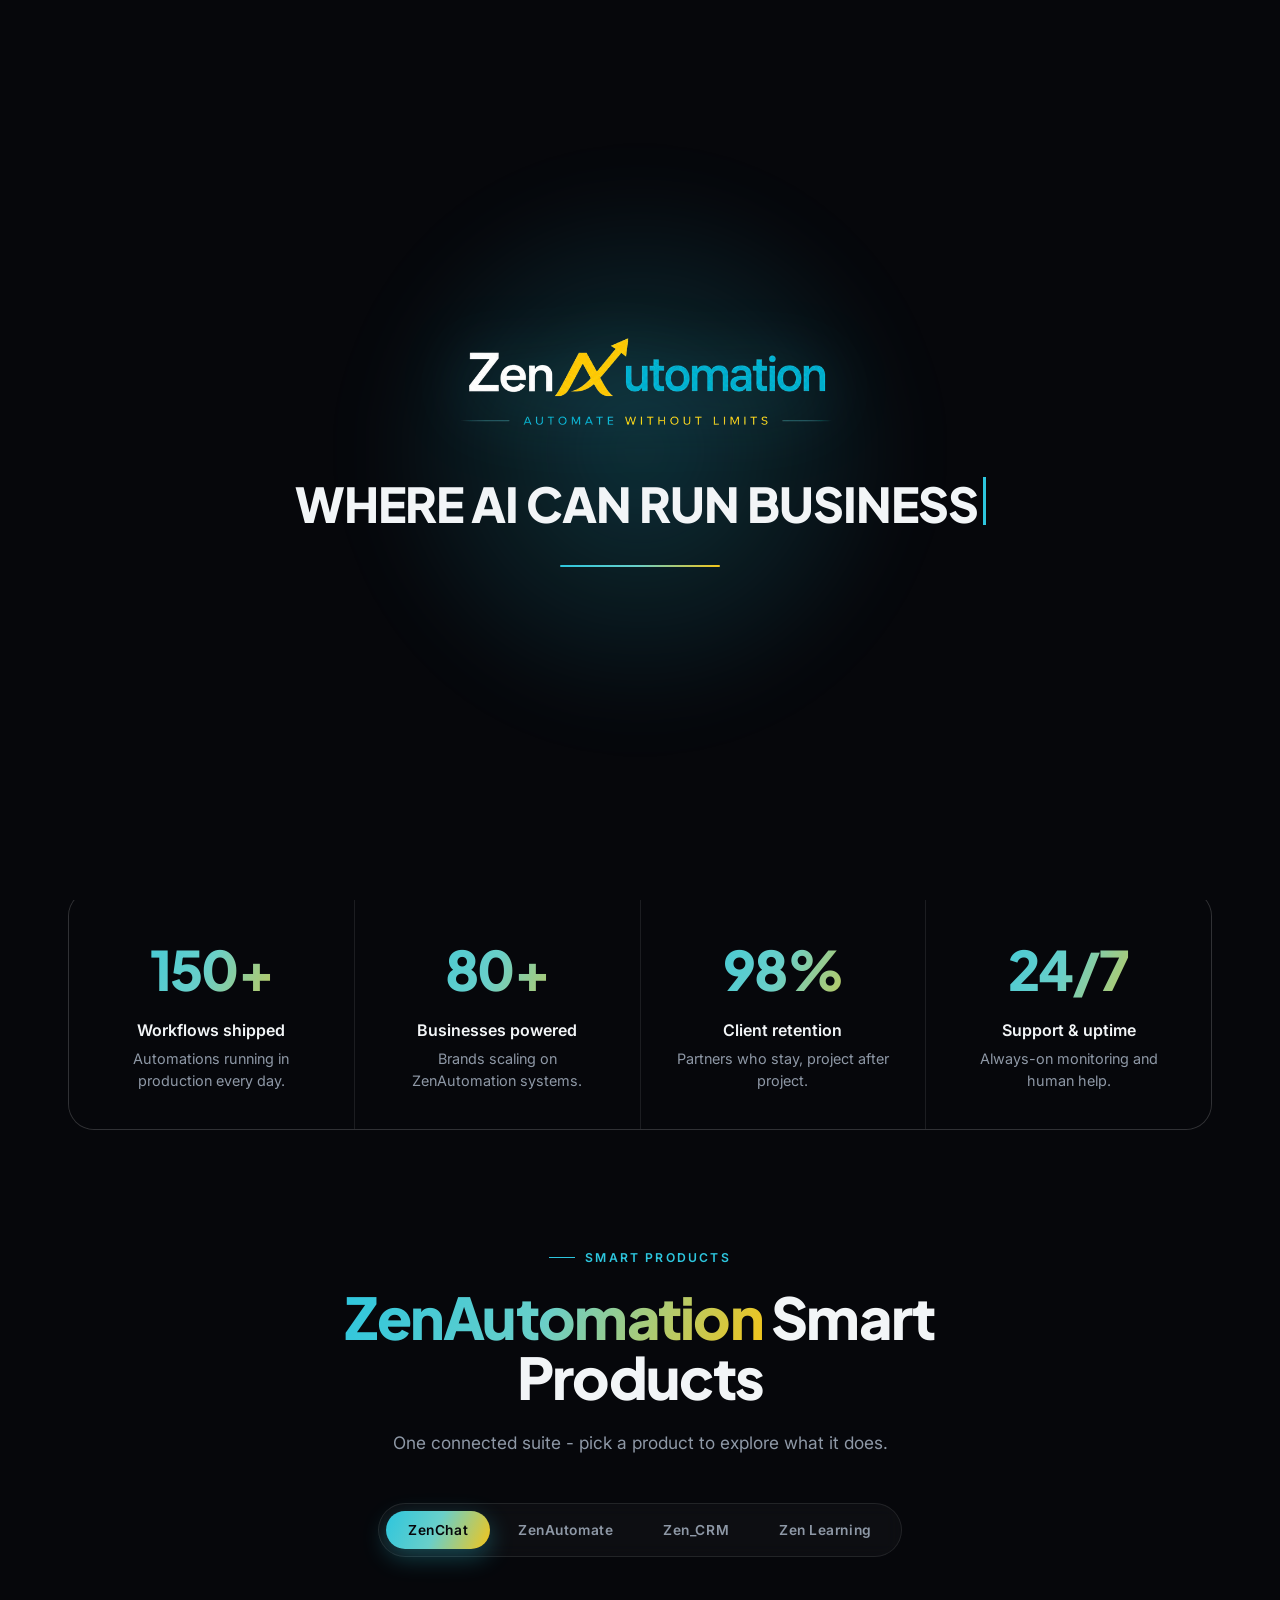
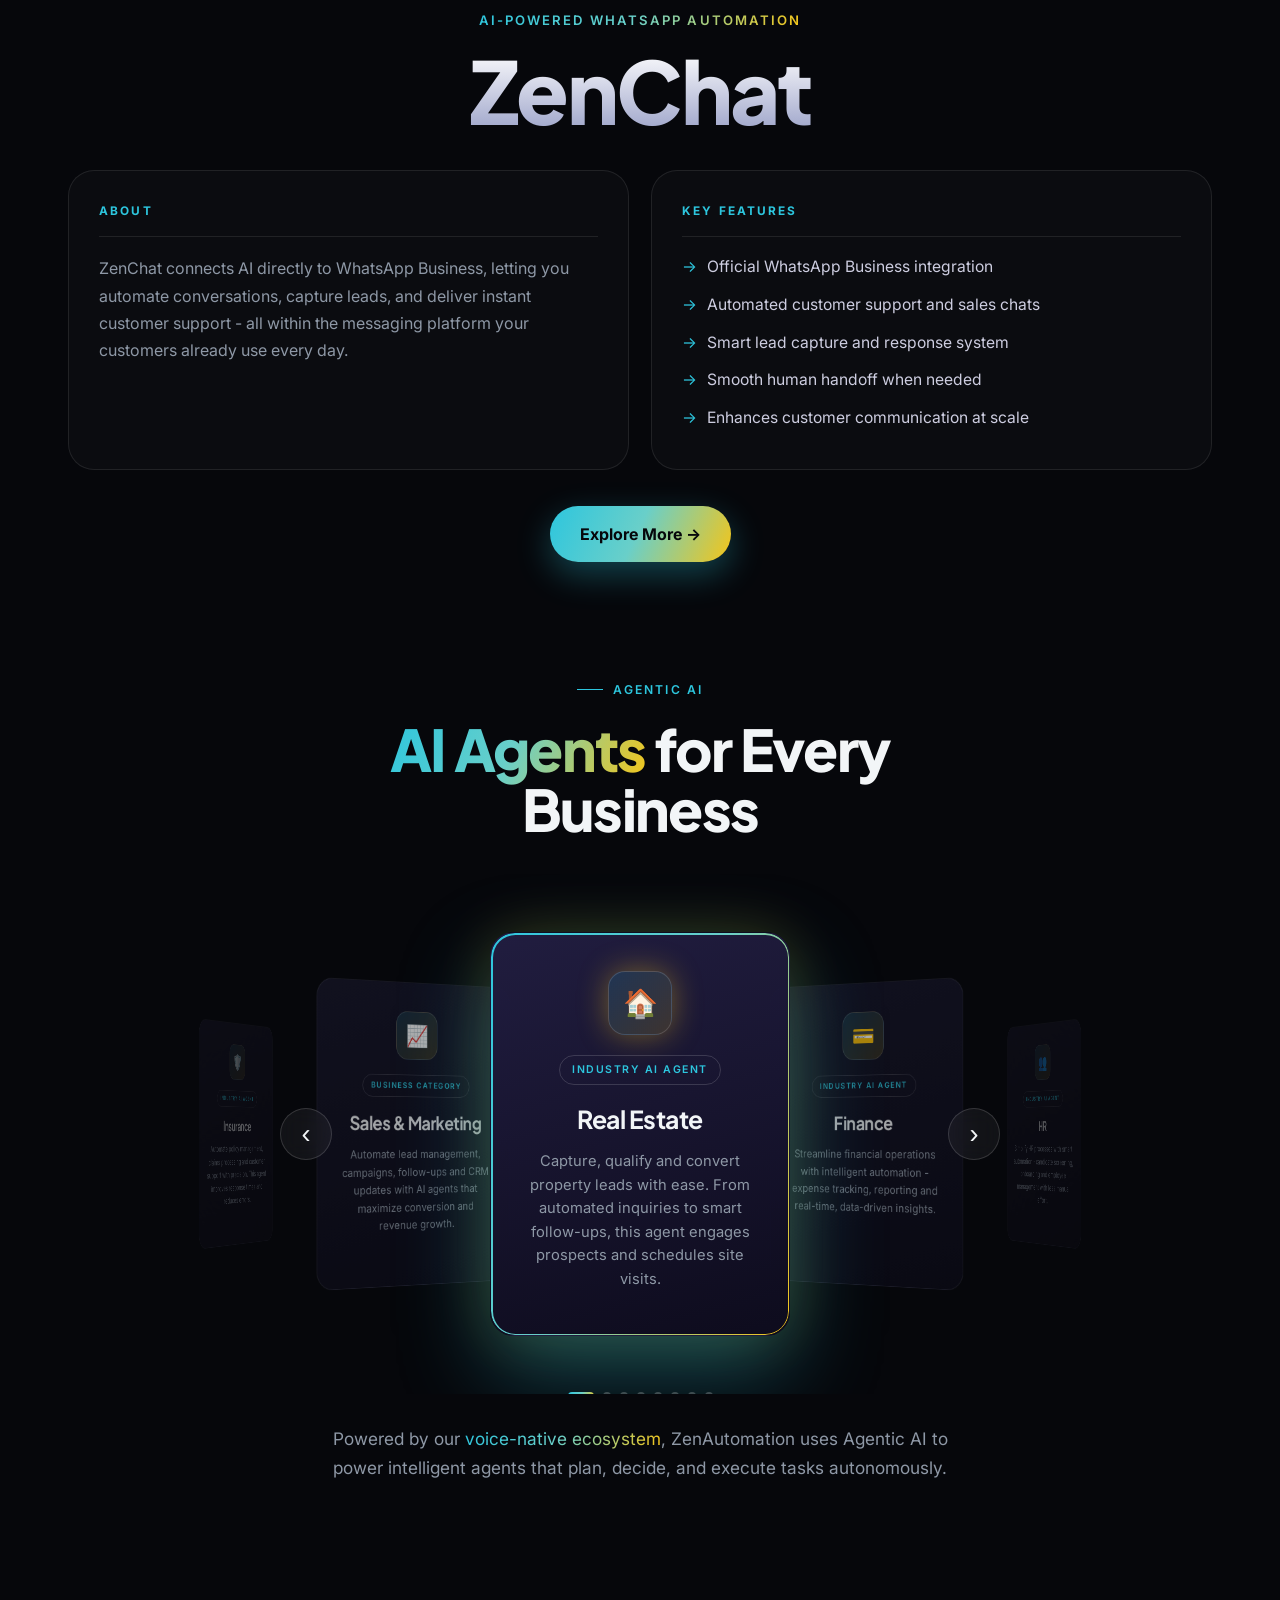
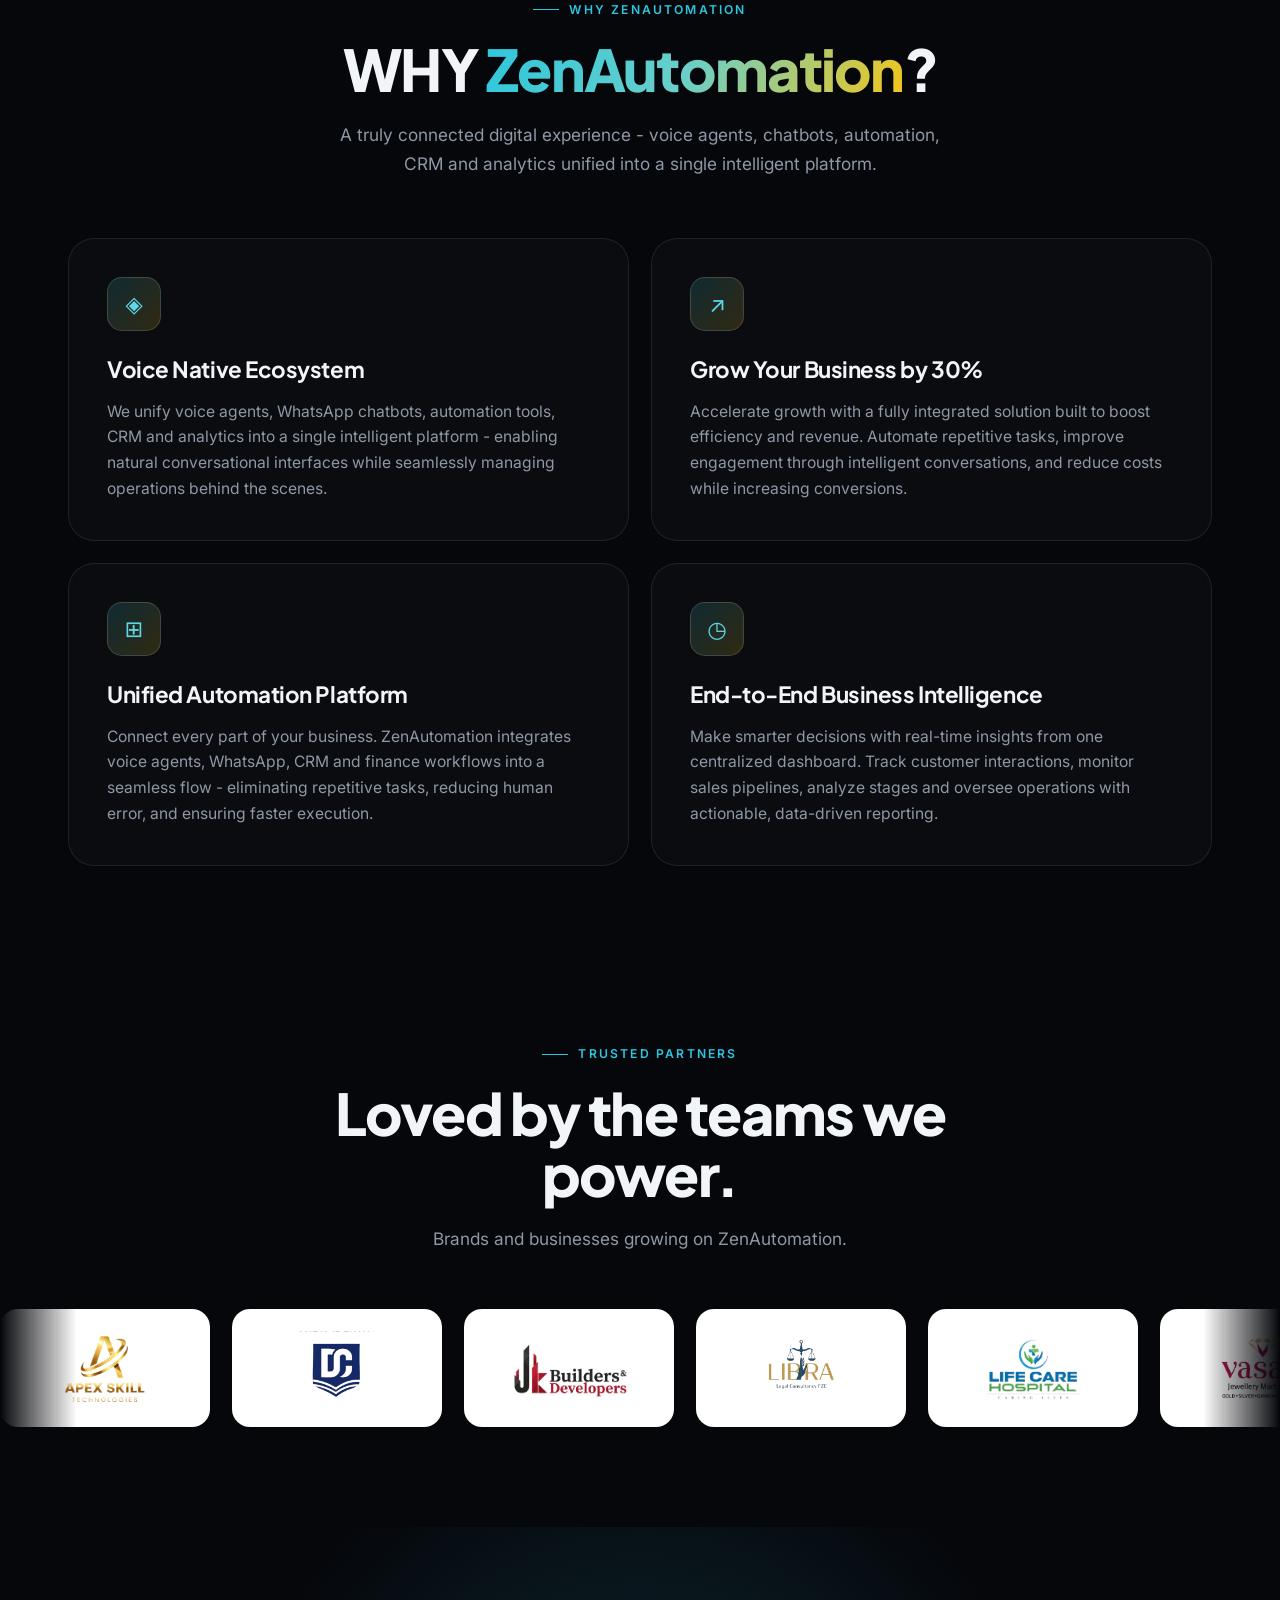
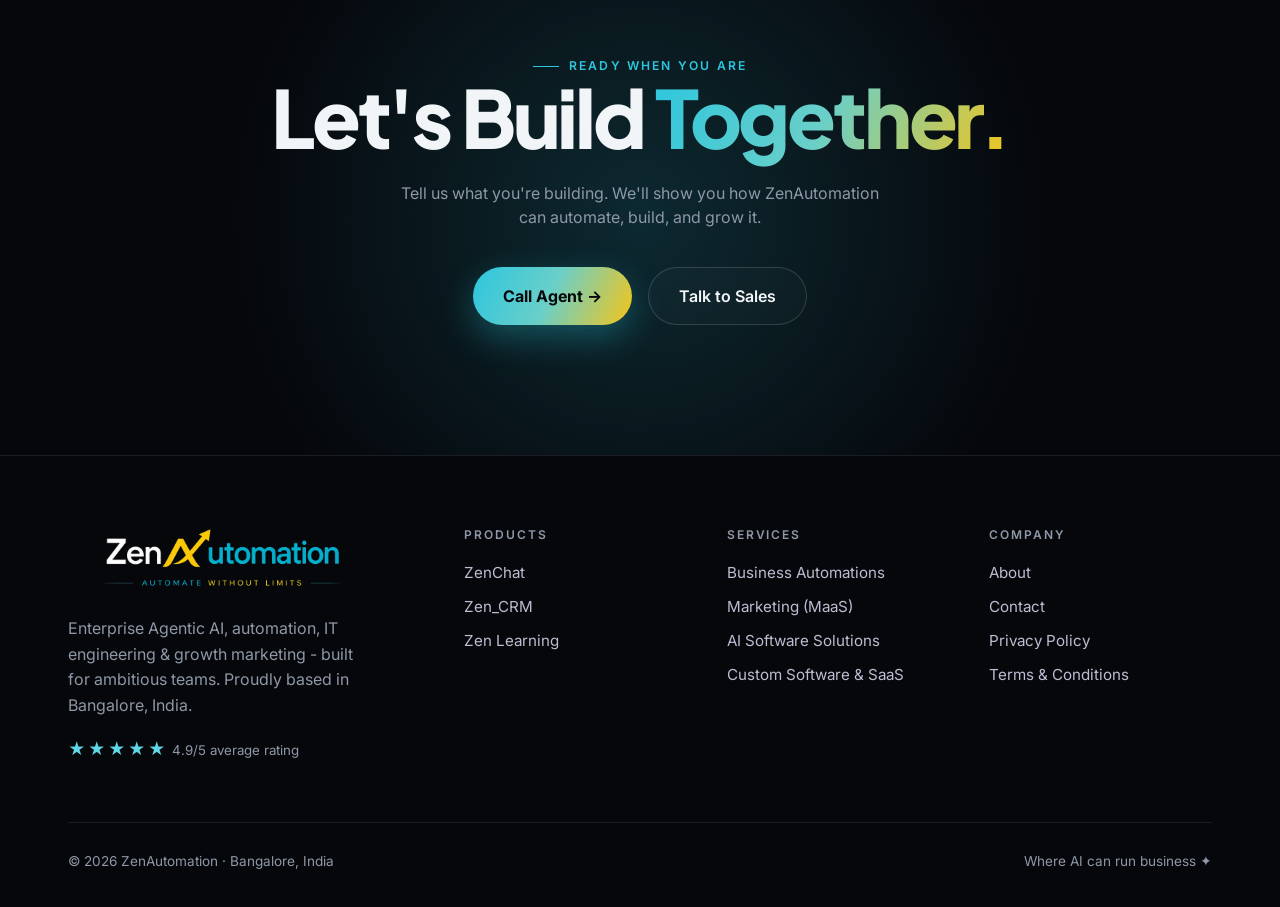
<file: index.html>
<!DOCTYPE html>
<html lang="en" class="dark">
<head>
<meta charset="UTF-8" />
<meta name="viewport" content="width=device-width, initial-scale=1.0" />
<title>ZenAutomation - Enterprise Agentic AI Platform</title>
<meta name="description" content="ZenAutomation helps businesses automate customer interactions, internal workflows, CRM operations, and growth - through one unified, voice-native Agentic AI platform. Makers of ZenChat and Zen_CRM." />
<link rel="icon" href="assets/logo-icon.png" type="image/png" />
<link rel="preconnect" href="https://fonts.googleapis.com" />
<link rel="preconnect" href="https://fonts.gstatic.com" crossorigin />
<link href="https://fonts.googleapis.com/css2?family=Plus+Jakarta+Sans:wght@400;500;600;700;800&family=Inter:wght@400;500;600;700&display=swap" rel="stylesheet" />
<link rel="stylesheet" href="assets/styles.css" />
</head>
<body class="intro-lock">

<!-- INTRO PRELOADER -->
<div class="intro" id="intro">
  <div class="intro-inner">
    <img src="assets/logo-full.png" alt="ZenAutomation" class="intro-mark" />
    <div class="intro-type"><span id="typed"></span><span class="caret"></span></div>
    <div class="intro-bar"><span></span></div>
  </div>
</div>

<nav id="nav"><div class="nav-inner">
  <a href="index.html" class="logo"><img src="assets/logo-full.png" alt="ZenAutomation" class="logo-img" /></a>
  <div class="nav-links">
    <a href="index.html" class="active">Home</a>
    <a href="products.html">Products</a>
    <a href="services.html">Services</a>
    <a href="about.html">About</a>
    <a href="contact.html">Contact</a>
  </div>
  <a href="contact.html" class="nav-cta" data-hover>Call Agent →</a>
  <div class="burger"><span></span><span></span><span></span></div>
</div></nav>
<div class="mobile-menu">
  <a href="index.html">Home</a><a href="products.html">Products</a><a href="services.html">Services</a><a href="about.html">About</a><a href="contact.html">Contact</a>
</div>

<!-- HERO -->
<header class="hero">
  <canvas id="hero-canvas"></canvas>
  <div class="hero-glow"></div>
  <div class="wrap">
    <span class="eyebrow reveal"><span class="dot"></span> Enterprise Agentic AI Platform</span>
    <h1 class="hero-title reveal" data-d="1">Transform Your Business<br>with <span class="gradient-text">AI&#8209;Powered</span> Solutions</h1>
    <p class="hero-sub reveal" data-d="2">Automate customer interactions, internal workflows, CRM operations, and growth - through ZenAutomation's voice-native ecosystem. One unified AI platform, built around our flagship ZenChat and Zen_CRM.</p>
    <div class="hero-actions reveal" data-d="3">
      <a href="contact.html" class="btn btn-primary" data-hover>Call Agent →</a>
      <a href="products.html" class="btn btn-ghost" data-hover>Explore the platform</a>
    </div>
    <div class="hero-rating reveal" data-d="4">
      <span class="stars">★★★★★</span>
      <small><b style="color:var(--ink)">4.9/5</b> &nbsp;·&nbsp; Trusted by growing teams across India</small>
    </div>
  </div>
</header>

<!-- STATS -->
<section class="section-pad" style="padding-top:0">
  <div class="wrap">
    <div class="stats reveal">
      <div class="stat"><div class="num">150+</div><div class="t">Workflows shipped</div><div class="d">Automations running in production every day.</div></div>
      <div class="stat"><div class="num">80+</div><div class="t">Businesses powered</div><div class="d">Brands scaling on ZenAutomation systems.</div></div>
      <div class="stat"><div class="num">98%</div><div class="t">Client retention</div><div class="d">Partners who stay, project after project.</div></div>
      <div class="stat"><div class="num">24/7</div><div class="t">Support &amp; uptime</div><div class="d">Always-on monitoring and human help.</div></div>
    </div>
  </div>
</section>

<!-- SMART PRODUCTS - tabbed showcase -->
<section class="section-pad" style="padding-top:0">
  <div class="wrap">
    <div class="sec-head center">
      <span class="label reveal">Smart Products</span>
      <h2 class="section-title reveal" data-d="1"><span class="gradient-text">ZenAutomation</span> Smart Products</h2>
      <p class="lead reveal" data-d="2">One connected suite - pick a product to explore what it does.</p>
    </div>

    <div class="prod-tabs reveal" data-d="1" id="prod-tabs" role="tablist">
      <button class="prod-tab is-active" type="button" role="tab" data-p="0">ZenChat</button>
      <button class="prod-tab" type="button" role="tab" data-p="1">ZenAutomate</button>
      <button class="prod-tab" type="button" role="tab" data-p="2">Zen_CRM</button>
      <button class="prod-tab" type="button" role="tab" data-p="3">Zen Learning</button>
    </div>

    <div class="prod-stage reveal" data-d="2" id="prod-stage">
      <!-- ZenChat -->
      <div class="prod-panel is-active" data-p="0">
        <span class="prod-eyebrow">AI-powered WhatsApp automation</span>
        <h3 class="prod-name">ZenChat</h3>
        <div class="prod-cols">
          <div class="prod-card">
            <h5>About</h5>
            <p>ZenChat connects AI directly to WhatsApp Business, letting you automate conversations, capture leads, and deliver instant customer support - all within the messaging platform your customers already use every day.</p>
          </div>
          <div class="prod-card">
            <h5>Key Features</h5>
            <ul class="feat">
              <li>Official WhatsApp Business integration</li>
              <li>Automated customer support and sales chats</li>
              <li>Smart lead capture and response system</li>
              <li>Smooth human handoff when needed</li>
              <li>Enhances customer communication at scale</li>
            </ul>
          </div>
        </div>
        <a href="products.html" class="btn btn-primary prod-explore" data-hover>Explore More →</a>
      </div>

      <!-- ZenAutomate -->
      <div class="prod-panel" data-p="1">
        <span class="prod-eyebrow">Automate anything - code or no-code</span>
        <h3 class="prod-name">ZenAutomate</h3>
        <div class="prod-cols">
          <div class="prod-card">
            <h5>About</h5>
            <p>ZenAutomate is a flexible automation platform that empowers businesses to build intelligent workflows with or without coding. Whether you're automating simple tasks or integrating complex systems, it adapts to your needs and scales with your business.</p>
          </div>
          <div class="prod-card">
            <h5>Key Features</h5>
            <ul class="feat">
              <li>Drag-and-drop workflow builder for quick setup</li>
              <li>Supports both no-code and advanced coding workflows</li>
              <li>Seamless integration with multiple tools and APIs</li>
              <li>Built for scalability and enterprise-level automation</li>
              <li>Reduces manual effort and increases efficiency</li>
            </ul>
          </div>
        </div>
        <a href="services.html" class="btn btn-primary prod-explore" data-hover>Explore More →</a>
      </div>

      <!-- Zen_CRM -->
      <div class="prod-panel" data-p="2">
        <span class="prod-eyebrow">Agentic AI CRM for business growth</span>
        <h3 class="prod-name">Zen_CRM</h3>
        <div class="prod-cols">
          <div class="prod-card">
            <h5>About</h5>
            <p>Zen_CRM is an Agentic AI platform that runs your entire sales motion - from lead generation to close. AI agents capture, qualify, nurture and convert leads autonomously, so your pipeline grows while your team focuses on closing the deal.</p>
          </div>
          <div class="prod-card">
            <h5>Key Features</h5>
            <ul class="feat">
              <li>Agentic AI that works leads end-to-end</li>
              <li>Automated lead capture, scoring &amp; qualification</li>
              <li>AI-driven follow-ups &amp; nurture sequences</li>
              <li>From lead gen to sales close, fully automated</li>
              <li>Real-time pipeline, forecasting &amp; insights</li>
            </ul>
          </div>
        </div>
        <a href="products.html" class="btn btn-primary prod-explore" data-hover>Explore More →</a>
      </div>

      <!-- Zen Learning -->
      <div class="prod-panel" data-p="3">
        <span class="prod-eyebrow">Modern LMS for edtech platforms</span>
        <h3 class="prod-name">Zen Learning</h3>
        <div class="prod-cols">
          <div class="prod-card">
            <h5>About</h5>
            <p>Zen Learning is a modern learning management system (LMS) that enables educators and teams to create, manage, and deliver structured learning experiences while tracking learner progress effectively.</p>
          </div>
          <div class="prod-card">
            <h5>Key Features</h5>
            <ul class="feat">
              <li>Easy course upload and management</li>
              <li>Structured learning paths for students</li>
              <li>Progress tracking and analytics</li>
              <li>Multi-course and multi-user support</li>
              <li>Ideal for edtech platforms and institutions</li>
            </ul>
          </div>
        </div>
        <a href="services.html" class="btn btn-primary prod-explore" data-hover>Explore More →</a>
      </div>
    </div>
  </div>
</section>

<!-- AI AGENTS - 3D COVERFLOW -->
<section class="section-pad agents-sec" style="padding-top:0">
  <div class="wrap">
    <div class="sec-head center" style="margin-bottom:6px">
      <span class="label reveal">Agentic AI</span>
      <h2 class="section-title reveal" data-d="1"><span class="gradient-text">AI Agents</span> for Every Business</h2>
    </div>
  </div>

  <div class="coverflow reveal" id="coverflow" data-d="2">
    <button class="cf-nav prev" type="button" aria-label="Previous agent">&#8249;</button>
    <div class="cf-stage">
      <article class="cf-card"><div class="cf-face"><div class="aic">🏠</div><span class="acat">Industry AI Agent</span><h4>Real Estate</h4><p>Capture, qualify and convert property leads with ease. From automated inquiries to smart follow-ups, this agent engages prospects and schedules site visits.</p></div></article>
      <article class="cf-card"><div class="cf-face"><div class="aic">💳</div><span class="acat">Industry AI Agent</span><h4>Finance</h4><p>Streamline financial operations with intelligent automation - expense tracking, reporting and real-time, data-driven insights.</p></div></article>
      <article class="cf-card"><div class="cf-face"><div class="aic">👥</div><span class="acat">Industry AI Agent</span><h4>HR</h4><p>Simplify HR processes with smart automation - candidate screening, onboarding and employee management with less manual effort.</p></div></article>
      <article class="cf-card"><div class="cf-face"><div class="aic">🏨</div><span class="acat">Industry AI Agent</span><h4>Hospitality</h4><p>Enhance guest experiences with seamless automation. Manage bookings, guest queries and follow-ups while keeping every stay effortless.</p></div></article>
      <article class="cf-card"><div class="cf-face"><div class="aic">📅</div><span class="acat">Industry AI Agent</span><h4>Appointments</h4><p>Deliver a hassle-free booking experience with instant scheduling, automated reminders and real-time availability - no missed appointments.</p></div></article>
      <article class="cf-card"><div class="cf-face"><div class="aic">📦</div><span class="acat">Industry AI Agent</span><h4>Logistics</h4><p>Optimize logistics operations with intelligent tracking and automation. From route planning to delivery updates, this agent ensures faster, more efficient supply-chain management.</p></div></article>
      <article class="cf-card"><div class="cf-face"><div class="aic">🛡️</div><span class="acat">Industry AI Agent</span><h4>Insurance</h4><p>Automate policy management, claims processing and customer support with precision. This agent improves response times and reduces errors.</p></div></article>
      <article class="cf-card"><div class="cf-face"><div class="aic">📈</div><span class="acat">Business Category</span><h4>Sales &amp; Marketing</h4><p>Automate lead management, campaigns, follow-ups and CRM updates with AI agents that maximize conversion and revenue growth.</p></div></article>
    </div>
    <button class="cf-nav next" type="button" aria-label="Next agent">&#8250;</button>
    <div class="cf-dots" id="cf-dots"></div>
  </div>

  <div class="wrap">
    <p class="lead reveal" data-d="3" style="text-align:center;margin:30px auto 0">Powered by our <span class="gradient-text">voice-native ecosystem</span>, ZenAutomation uses Agentic AI to power intelligent agents that plan, decide, and execute tasks autonomously.</p>
  </div>
</section>

<!-- WHY -->
<section class="section-pad" style="padding-top:0">
  <div class="wrap">
    <div class="sec-head center">
      <span class="label reveal">Why ZenAutomation</span>
      <h2 class="section-title reveal" data-d="1">WHY <span class="gradient-text">ZenAutomation</span>?</h2>
      <p class="lead reveal" data-d="2">A truly connected digital experience - voice agents, chatbots, automation, CRM and analytics unified into a single intelligent platform.</p>
    </div>
    <div class="why-grid">
      <div class="why-card reveal" data-d="1">
        <div class="why-ic">◈</div>
        <h3>Voice Native Ecosystem</h3>
        <p>We unify voice agents, WhatsApp chatbots, automation tools, CRM and analytics into a single intelligent platform - enabling natural conversational interfaces while seamlessly managing operations behind the scenes.</p>
      </div>
      <div class="why-card reveal" data-d="2">
        <div class="why-ic">↗</div>
        <h3>Grow Your Business by 30%</h3>
        <p>Accelerate growth with a fully integrated solution built to boost efficiency and revenue. Automate repetitive tasks, improve engagement through intelligent conversations, and reduce costs while increasing conversions.</p>
      </div>
      <div class="why-card reveal" data-d="1">
        <div class="why-ic">⊞</div>
        <h3>Unified Automation Platform</h3>
        <p>Connect every part of your business. ZenAutomation integrates voice agents, WhatsApp, CRM and finance workflows into a seamless flow - eliminating repetitive tasks, reducing human error, and ensuring faster execution.</p>
      </div>
      <div class="why-card reveal" data-d="2">
        <div class="why-ic">◷</div>
        <h3>End-to-End Business Intelligence</h3>
        <p>Make smarter decisions with real-time insights from one centralized dashboard. Track customer interactions, monitor sales pipelines, analyze stages and oversee operations with actionable, data-driven reporting.</p>
      </div>
    </div>
  </div>
</section>

<!-- TRUSTED BY / CLIENT LOGOS -->
<section class="section-pad" style="padding:60px 0 100px">
  <div class="wrap">
    <div class="sec-head center">
      <span class="label reveal">Trusted partners</span>
      <h2 class="section-title reveal" data-d="1">Loved by the teams we power.</h2>
      <p class="lead reveal" data-d="2">Brands and businesses growing on ZenAutomation.</p>
    </div>
  </div>
  <!-- CLIENT LOGOS: files live in assets/logo/. Add/remove a .logo-tile in BOTH halves to keep the loop seamless. -->
  <div class="logo-marquee reveal" data-d="2">
    <div class="logo-marquee-track">
      <div class="logo-tile"><img src="assets/logo/Apex.png" alt="Apex Skill Technologies" /></div>
      <div class="logo-tile"><img src="assets/logo/Dhaanish.png" alt="Dhaanish" /></div>
      <div class="logo-tile"><img src="assets/logo/JK_Builder.png" alt="JK Builders" /></div>
      <div class="logo-tile"><img src="assets/logo/libralegal.png" alt="Libra Legal" /></div>
      <div class="logo-tile"><img src="assets/logo/Lifecare.png" alt="Life Care Hospital" /></div>
      <div class="logo-tile"><img src="assets/logo/Vasavi.png" alt="Vasavi Jewellery" /></div>
      <div class="logo-tile"><img src="assets/logo/Youniq.png" alt="Youniq" /></div>
      <div class="logo-tile"><img src="assets/logo/Zuno.png" alt="Zuno" /></div>
      <!-- duplicate set for seamless loop -->
      <div class="logo-tile"><img src="assets/logo/Apex.png" alt="Apex Skill Technologies" /></div>
      <div class="logo-tile"><img src="assets/logo/Dhaanish.png" alt="Dhaanish" /></div>
      <div class="logo-tile"><img src="assets/logo/JK_Builder.png" alt="JK Builders" /></div>
      <div class="logo-tile"><img src="assets/logo/libralegal.png" alt="Libra Legal" /></div>
      <div class="logo-tile"><img src="assets/logo/Lifecare.png" alt="Life Care Hospital" /></div>
      <div class="logo-tile"><img src="assets/logo/Vasavi.png" alt="Vasavi Jewellery" /></div>
      <div class="logo-tile"><img src="assets/logo/Youniq.png" alt="Youniq" /></div>
      <div class="logo-tile"><img src="assets/logo/Zuno.png" alt="Zuno" /></div>
    </div>
  </div>
</section>

<!-- CTA -->
<section class="cta">
  <div class="glow"></div>
  <div class="wrap">
    <span class="label reveal">Ready when you are</span>
    <h2 class="reveal" data-d="1">Let's Build <span class="gradient-text">Together.</span></h2>
    <p class="reveal" data-d="2">Tell us what you're building. We'll show you how ZenAutomation can automate, build, and grow it.</p>
    <div class="hero-actions reveal" data-d="3" style="justify-content:center">
      <a href="contact.html" class="btn btn-primary" data-hover>Call Agent →</a>
      <a href="contact.html" class="btn btn-ghost" data-hover>Talk to Sales</a>
    </div>
  </div>
</section>

<footer><div class="wrap">
  <div class="foot-grid">
    <div class="foot-brand">
      <a href="index.html" class="logo"><img src="assets/logo-full.png" alt="ZenAutomation" class="logo-img" /></a>
      <p>Enterprise Agentic AI, automation, IT engineering &amp; growth marketing - built for ambitious teams. Proudly based in Bangalore, India.</p>
      <span class="stars">★★★★★</span> <small style="color:var(--muted)">4.9/5 average rating</small>
    </div>
    <div><h5>Products</h5><a href="products.html">ZenChat</a><a href="products.html">Zen_CRM</a><a href="products.html">Zen Learning</a></div>
    <div><h5>Services</h5><a href="services.html">Business Automations</a><a href="services.html">Marketing (MaaS)</a><a href="services.html">AI Software Solutions</a><a href="services.html">Custom Software &amp; SaaS</a></div>
    <div><h5>Company</h5><a href="about.html">About</a><a href="contact.html">Contact</a><a href="privacy.html">Privacy Policy</a><a href="terms.html">Terms &amp; Conditions</a></div>
  </div>
  <div class="foot-bottom"><span>© <span data-yr></span> ZenAutomation · Bangalore, India</span><span class="mono">Where AI can run business ✦</span></div>
</div></footer>

<script src="assets/app.js"></script>
</body>
</html>
</file>
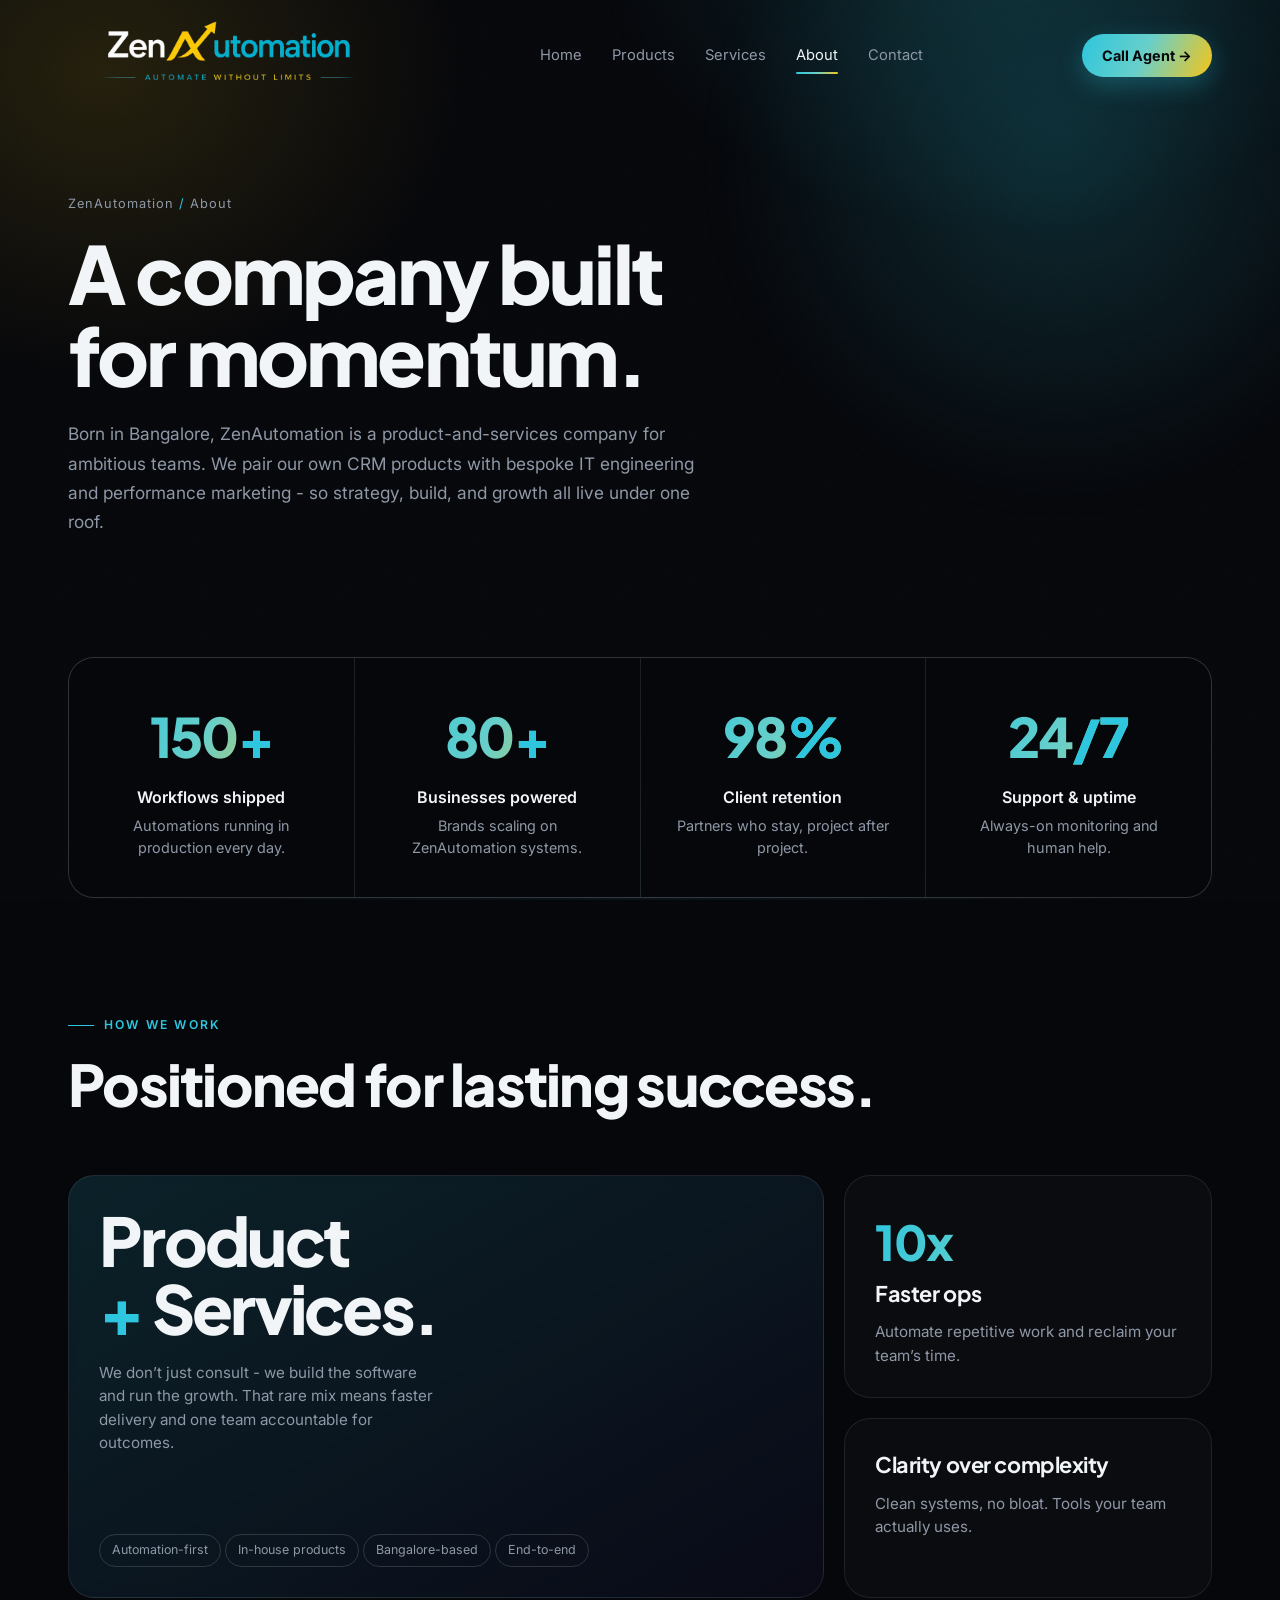
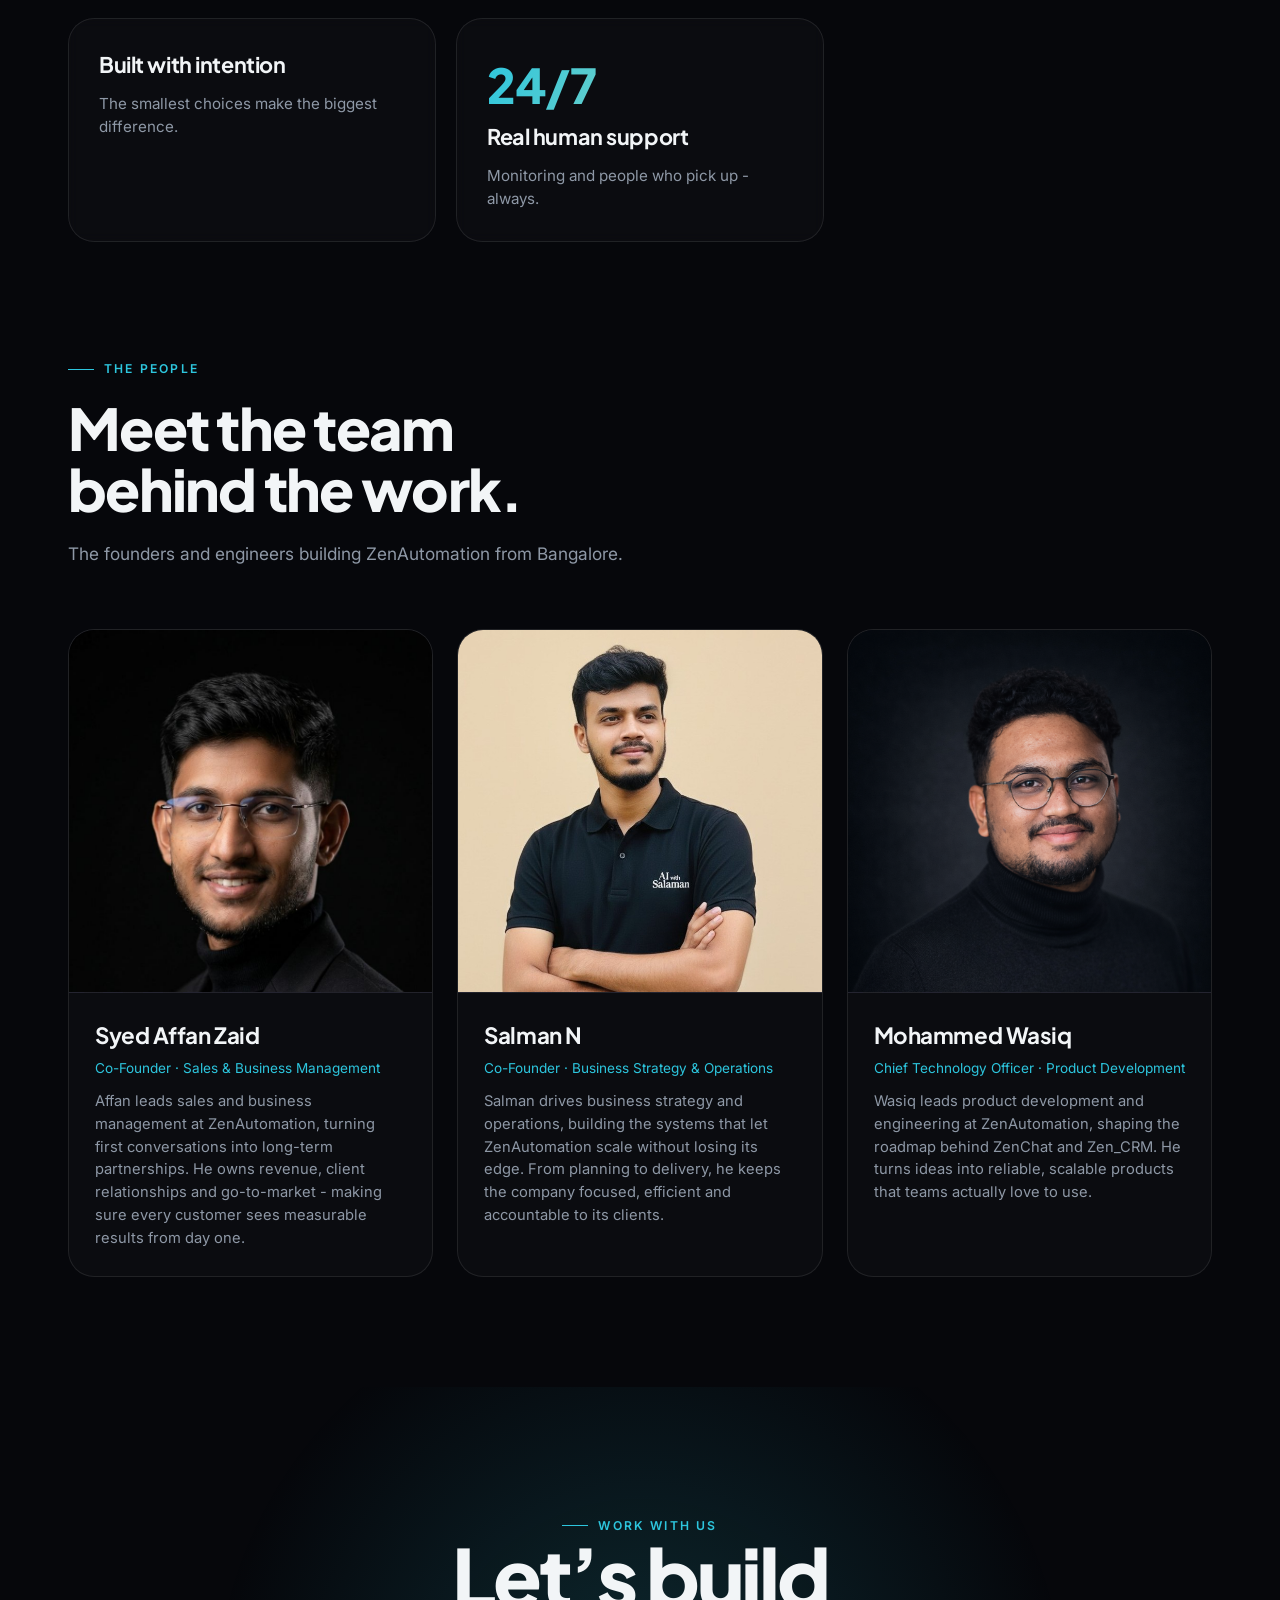
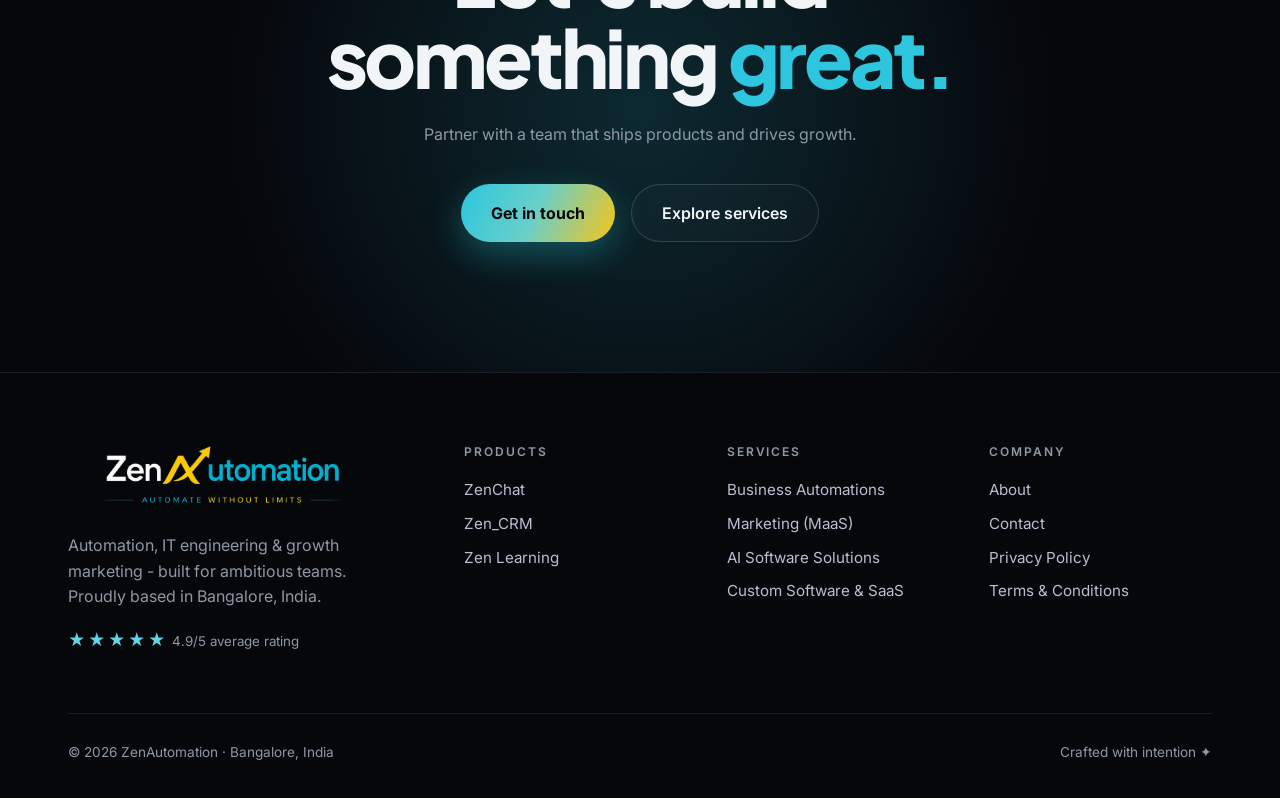
<file: about.html>
<!DOCTYPE html>
<html lang="en">
<head>
<meta charset="UTF-8" />
<meta name="viewport" content="width=device-width, initial-scale=1.0" />
<title>About - ZenAutomation | Bangalore</title>
<meta name="description" content="ZenAutomation is a Bangalore-based product-and-services company. Meet the team and the way we work." />
<link rel="icon" href="assets/logo-icon.png" type="image/png" />
<link rel="preconnect" href="https://fonts.googleapis.com" />
<link rel="preconnect" href="https://fonts.gstatic.com" crossorigin />
<link href="https://fonts.googleapis.com/css2?family=Plus+Jakarta+Sans:wght@400;500;600;700;800&family=Inter:wght@400;500;600;700&display=swap" rel="stylesheet" />
<link rel="stylesheet" href="assets/styles.css" />
</head>
<body>

<nav id="nav"><div class="nav-inner">
  <a href="index.html" class="logo"><img src="assets/logo-full.png" alt="ZenAutomation" class="logo-img" /></a>
  <div class="nav-links">
    <a href="index.html">Home</a>
    <a href="products.html">Products</a>
    <a href="services.html">Services</a>
    <a href="about.html" class="active">About</a>
    <a href="contact.html">Contact</a>
  </div>
  <a href="contact.html" class="nav-cta" data-hover>Call Agent →</a>
  <div class="burger"><span></span><span></span><span></span></div>
</div></nav>
<div class="mobile-menu">
  <a href="index.html">Home</a><a href="products.html">Products</a><a href="services.html">Services</a><a href="about.html">About</a><a href="contact.html">Contact</a>
</div>

<section class="page-head">
  <div class="hero-glow"></div>
  <div class="wrap">
    <span class="crumb reveal">ZenAutomation <span class="accent">/</span> About</span>
    <h1 class="reveal" data-d="1">A company built<br>for momentum.</h1>
    <p class="lead reveal" data-d="2">Born in Bangalore, ZenAutomation is a product-and-services company for ambitious teams. We pair our own CRM products with bespoke IT engineering and performance marketing - so strategy, build, and growth all live under one roof.</p>
  </div>
</section>

<section class="section-pad" style="padding-top:30px">
  <div class="wrap">
    <div class="stats reveal">
      <div class="stat"><div class="num">150<span class="accent">+</span></div><div class="t">Workflows shipped</div><div class="d">Automations running in production every day.</div></div>
      <div class="stat"><div class="num">80<span class="accent">+</span></div><div class="t">Businesses powered</div><div class="d">Brands scaling on ZenAutomation systems.</div></div>
      <div class="stat"><div class="num">98<span class="accent">%</span></div><div class="t">Client retention</div><div class="d">Partners who stay, project after project.</div></div>
      <div class="stat"><div class="num">24<span class="accent">/7</span></div><div class="t">Support &amp; uptime</div><div class="d">Always-on monitoring and human help.</div></div>
    </div>
  </div>
</section>

<section class="section-pad" style="padding-top:0">
  <div class="wrap">
    <span class="label reveal">How we work</span>
    <h2 class="section-title reveal" data-d="1">Positioned for lasting success.</h2>
    <div class="bento">
      <div class="cell big reveal" data-d="1">
        <div>
          <div class="huge">Product<br><span class="accent">+</span> Services.</div>
          <p style="margin-top:18px;max-width:340px">We don’t just consult - we build the software and run the growth. That rare mix means faster delivery and one team accountable for outcomes.</p>
        </div>
        <div><span class="chip">Automation-first</span><span class="chip">In-house products</span><span class="chip">Bangalore-based</span><span class="chip">End-to-end</span></div>
      </div>
      <div class="cell reveal" data-d="2"><div class="kpi">10x</div><h4>Faster ops</h4><p>Automate repetitive work and reclaim your team’s time.</p></div>
      <div class="cell reveal" data-d="3"><h4>Clarity over complexity</h4><p>Clean systems, no bloat. Tools your team actually uses.</p></div>
      <div class="cell reveal" data-d="2"><h4>Built with intention</h4><p>The smallest choices make the biggest difference.</p></div>
      <div class="cell reveal" data-d="3"><div class="kpi">24/7</div><h4>Real human support</h4><p>Monitoring and people who pick up - always.</p></div>
    </div>
  </div>
</section>

<section class="section-pad" style="padding-top:0" id="team">
  <div class="wrap">
    <span class="label reveal">The people</span>
    <h2 class="section-title reveal" data-d="1">Meet the team<br>behind the work.</h2>
    <p class="lead reveal" data-d="2">The founders and engineers building ZenAutomation from Bangalore.</p>
    <div class="team">
      <div class="member reveal" data-d="1" data-hover>
        <div class="m-photo"><span class="tag">Co-Founder</span><img src="assets/Affan.jpeg" alt="Syed Affan Zaid, Co-Founder of ZenAutomation" /></div>
        <div class="m-body"><h4>Syed Affan Zaid</h4><div class="role">Co-Founder · Sales &amp; Business Management</div><p>Affan leads sales and business management at ZenAutomation, turning first conversations into long-term partnerships. He owns revenue, client relationships and go-to-market - making sure every customer sees measurable results from day one.</p>
          </div>
      </div>
      <div class="member reveal" data-d="2" data-hover>
        <div class="m-photo"><span class="tag">Co-Founder</span><img src="assets/Salman.jpeg" alt="Salman N, Co-Founder of ZenAutomation" /></div>
        <div class="m-body"><h4>Salman N</h4><div class="role">Co-Founder · Business Strategy &amp; Operations</div><p>Salman drives business strategy and operations, building the systems that let ZenAutomation scale without losing its edge. From planning to delivery, he keeps the company focused, efficient and accountable to its clients.</p>
        </div>
      </div>
      <div class="member reveal" data-d="3" data-hover>
        <div class="m-photo"><span class="tag">CTO</span><img src="assets/mohammed-wasiq.png" alt="Mohammed Wasiq, CTO of ZenAutomation" /></div>
        <div class="m-body"><h4>Mohammed Wasiq</h4><div class="role">Chief Technology Officer · Product Development</div><p>Wasiq leads product development and engineering at ZenAutomation, shaping the roadmap behind ZenChat and Zen_CRM. He turns ideas into reliable, scalable products that teams actually love to use.</p>
        </div>
      </div>
    </div>
  </div>
</section>

<section class="cta">
  <div class="glow"></div>
  <div class="wrap">
    <span class="label reveal" style="justify-content:center">Work with us</span>
    <h2 class="reveal" data-d="1">Let’s build<br>something <span class="accent">great.</span></h2>
    <p class="reveal" data-d="2">Partner with a team that ships products and drives growth.</p>
    <div class="hero-actions reveal" data-d="3" style="justify-content:center">
      <a href="contact.html" class="btn btn-primary" data-hover>Get in touch</a>
      <a href="services.html" class="btn btn-ghost" data-hover>Explore services</a>
    </div>
  </div>
</section>

<footer><div class="wrap">
  <div class="foot-grid">
    <div class="foot-brand">
      <a href="index.html" class="logo"><img src="assets/logo-full.png" alt="ZenAutomation" class="logo-img" /></a>
      <p>Automation, IT engineering &amp; growth marketing - built for ambitious teams. Proudly based in Bangalore, India.</p>
      <span class="stars accent">★★★★★</span> <small style="color:var(--muted)">4.9/5 average rating</small>
    </div>
    <div><h5>Products</h5><a href="products.html">ZenChat</a><a href="products.html">Zen_CRM</a><a href="products.html">Zen Learning</a></div>
    <div><h5>Services</h5><a href="services.html">Business Automations</a><a href="services.html">Marketing (MaaS)</a><a href="services.html">AI Software Solutions</a><a href="services.html">Custom Software &amp; SaaS</a></div>
    <div><h5>Company</h5><a href="about.html">About</a><a href="contact.html">Contact</a><a href="privacy.html">Privacy Policy</a><a href="terms.html">Terms &amp; Conditions</a></div>
  </div>
  <div class="foot-bottom"><span>© <span data-yr></span> ZenAutomation · Bangalore, India</span><span class="mono">Crafted with intention ✦</span></div>
</div></footer>

<script src="assets/app.js"></script>
</body>
</html>
</file>
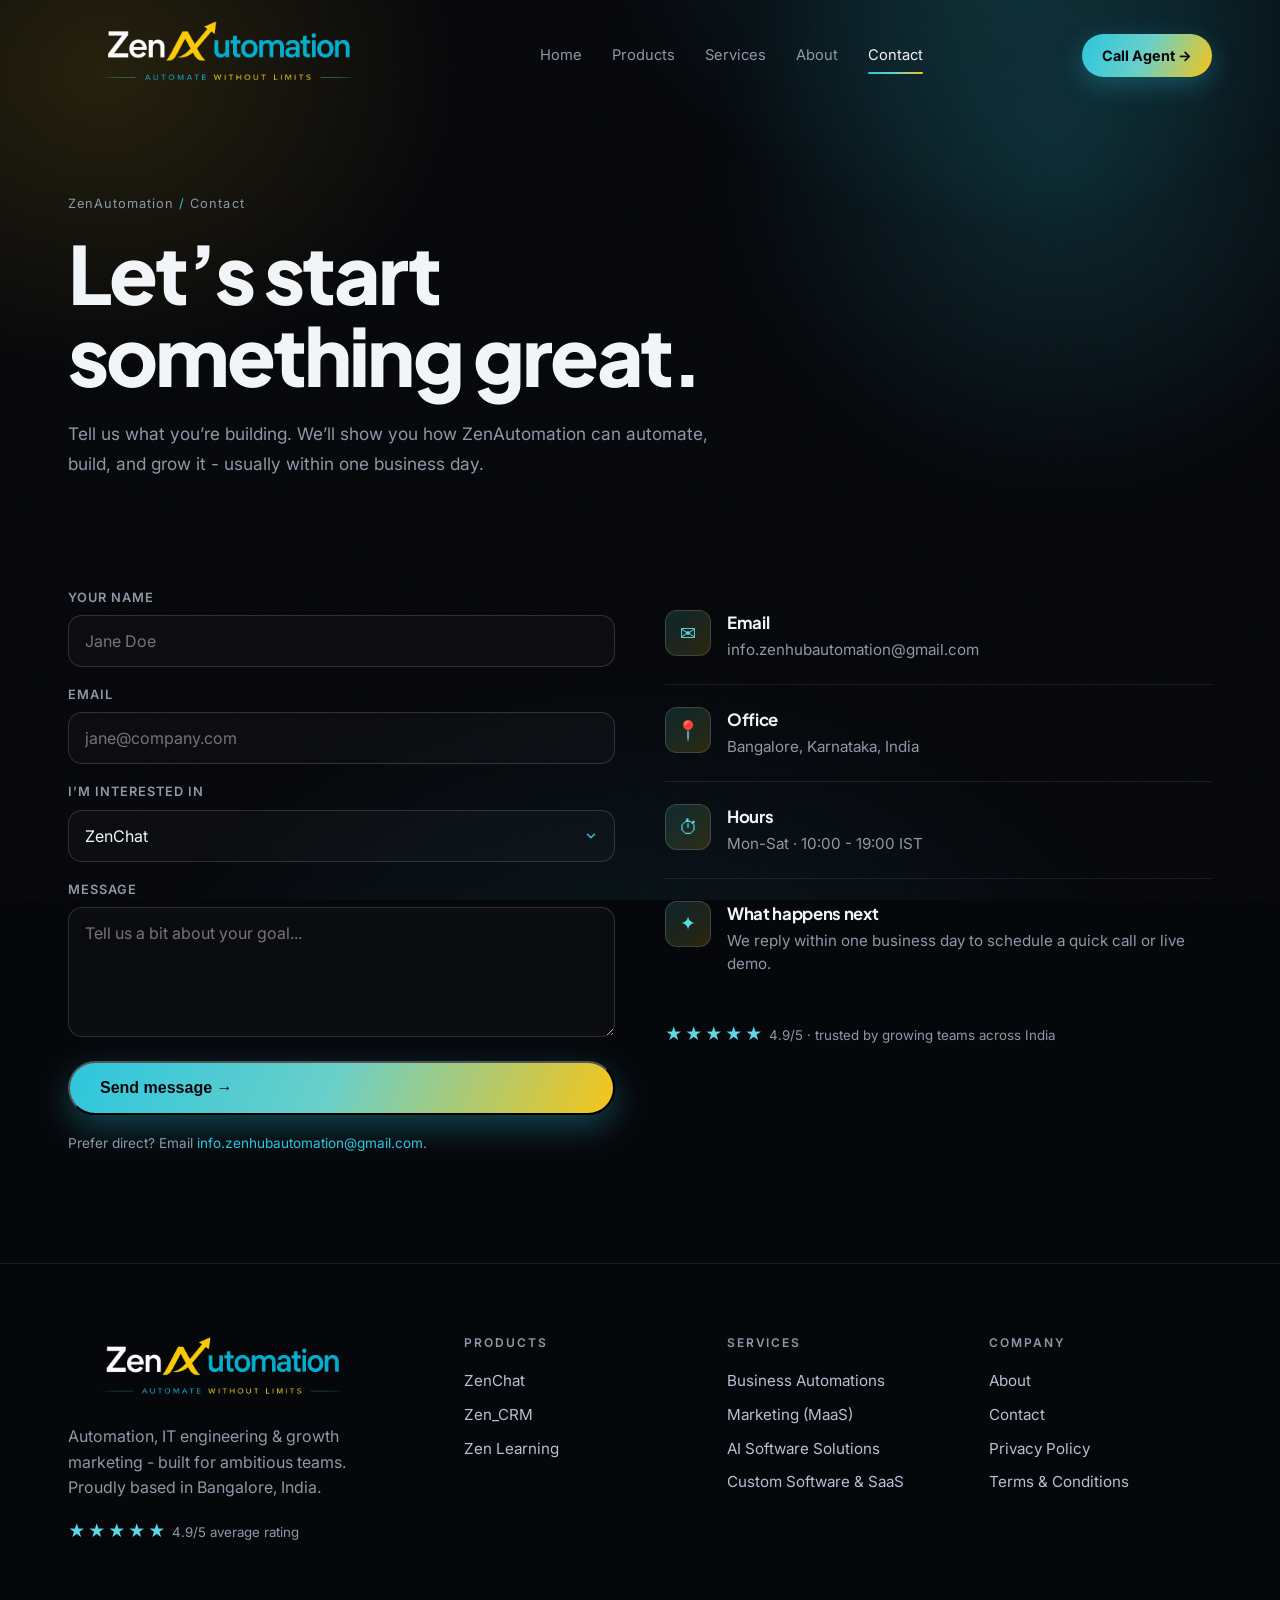
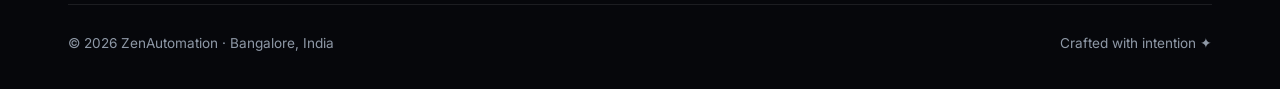
<file: contact.html>
<!DOCTYPE html>
<html lang="en">
<head>
<meta charset="UTF-8" />
<meta name="viewport" content="width=device-width, initial-scale=1.0" />
<title>Contact - ZenAutomation</title>
<meta name="description" content="Talk to ZenAutomation, Bangalore. Book a free demo of ZenChat or Zen_CRM, or start an IT / marketing project." />
<link rel="icon" href="assets/logo-icon.png" type="image/png" />
<link rel="preconnect" href="https://fonts.googleapis.com" />
<link rel="preconnect" href="https://fonts.gstatic.com" crossorigin />
<link href="https://fonts.googleapis.com/css2?family=Plus+Jakarta+Sans:wght@400;500;600;700;800&family=Inter:wght@400;500;600;700&display=swap" rel="stylesheet" />
<link rel="stylesheet" href="assets/styles.css" />
</head>
<body>

<nav id="nav"><div class="nav-inner">
  <a href="index.html" class="logo"><img src="assets/logo-full.png" alt="ZenAutomation" class="logo-img" /></a>
  <div class="nav-links">
    <a href="index.html">Home</a>
    <a href="products.html">Products</a>
    <a href="services.html">Services</a>
    <a href="about.html">About</a>
    <a href="contact.html" class="active">Contact</a>
  </div>
  <a href="contact.html" class="nav-cta" data-hover>Call Agent →</a>
  <div class="burger"><span></span><span></span><span></span></div>
</div></nav>
<div class="mobile-menu">
  <a href="index.html">Home</a><a href="products.html">Products</a><a href="services.html">Services</a><a href="about.html">About</a><a href="contact.html">Contact</a>
</div>

<section class="page-head">
  <div class="hero-glow"></div>
  <div class="wrap">
    <span class="crumb reveal">ZenAutomation <span class="accent">/</span> Contact</span>
    <h1 class="reveal" data-d="1">Let’s start<br>something great.</h1>
    <p class="lead reveal" data-d="2">Tell us what you’re building. We’ll show you how ZenAutomation can automate, build, and grow it - usually within one business day.</p>
  </div>
</section>

<section class="section-pad" style="padding-top:20px">
  <div class="wrap">
    <div class="contact-grid">
      <form class="cform reveal" id="cform" data-d="1">
        <input type="hidden" name="access_key" value="7c721255-8228-4b6f-a6c9-1c15622620df" />
        <input type="hidden" name="subject" value="New enquiry from ZenAutomation website" />
        <input type="hidden" name="from_name" value="ZenAutomation Website" />
        <input type="checkbox" name="botcheck" style="display:none" tabindex="-1" autocomplete="off" />
        <div class="field"><label for="name">Your name</label><input id="name" name="name" type="text" placeholder="Jane Doe" required /></div>
        <div class="field"><label for="email">Email</label><input id="email" name="email" type="email" placeholder="jane@company.com" required /></div>
        <div class="field"><label for="service">I’m interested in</label>
          <select id="service" name="service">
            <option>ZenChat</option>
            <option>Zen_CRM</option>
            <option>Zen Learning</option>
            <option>Business Automations</option>
            <option>Marketing as a Service (MaaS)</option>
            <option>AI Software Solutions</option>
            <option>Custom Software &amp; SaaS</option>
            <option>Something else</option>
          </select>
        </div>
        <div class="field"><label for="message">Message</label><textarea id="message" name="message" placeholder="Tell us a bit about your goal..."></textarea></div>
        <button type="submit" class="btn btn-primary" data-hover>Send message →</button>
        <p class="form-note" id="form-ok" style="display:none"></p>
        <p class="form-note">Prefer direct? Email <a class="accent" href="mailto:info.zenhubautomation@gmail.com">info.zenhubautomation@gmail.com</a>.</p>
      </form>

      <div class="contact-info reveal" data-d="2">
        <div class="info-item"><div class="ic">✉</div><div><h4>Email</h4><p><a href="mailto:info.zenhubautomation@gmail.com">info.zenhubautomation@gmail.com</a></p></div></div>
        <div class="info-item"><div class="ic">📍</div><div><h4>Office</h4><p>Bangalore, Karnataka, India</p></div></div>
        <div class="info-item"><div class="ic">⏱</div><div><h4>Hours</h4><p>Mon-Sat · 10:00 - 19:00 IST</p></div></div>
        <div class="info-item" style="border-bottom:none"><div class="ic">✦</div><div><h4>What happens next</h4><p>We reply within one business day to schedule a quick call or live demo.</p></div></div>
        <div style="margin-top:24px"><span class="stars accent">★★★★★</span> <small style="color:var(--muted)">4.9/5 · trusted by growing teams across India</small></div>
      </div>
    </div>
  </div>
</section>

<footer><div class="wrap">
  <div class="foot-grid">
    <div class="foot-brand">
      <a href="index.html" class="logo"><img src="assets/logo-full.png" alt="ZenAutomation" class="logo-img" /></a>
      <p>Automation, IT engineering &amp; growth marketing - built for ambitious teams. Proudly based in Bangalore, India.</p>
      <span class="stars accent">★★★★★</span> <small style="color:var(--muted)">4.9/5 average rating</small>
    </div>
    <div><h5>Products</h5><a href="products.html">ZenChat</a><a href="products.html">Zen_CRM</a><a href="products.html">Zen Learning</a></div>
    <div><h5>Services</h5><a href="services.html">Business Automations</a><a href="services.html">Marketing (MaaS)</a><a href="services.html">AI Software Solutions</a><a href="services.html">Custom Software &amp; SaaS</a></div>
    <div><h5>Company</h5><a href="about.html">About</a><a href="contact.html">Contact</a><a href="privacy.html">Privacy Policy</a><a href="terms.html">Terms &amp; Conditions</a></div>
  </div>
  <div class="foot-bottom"><span>© <span data-yr></span> ZenAutomation · Bangalore, India</span><span class="mono">Crafted with intention ✦</span></div>
</div></footer>

<script src="assets/app.js"></script>
</body>
</html>
</file>
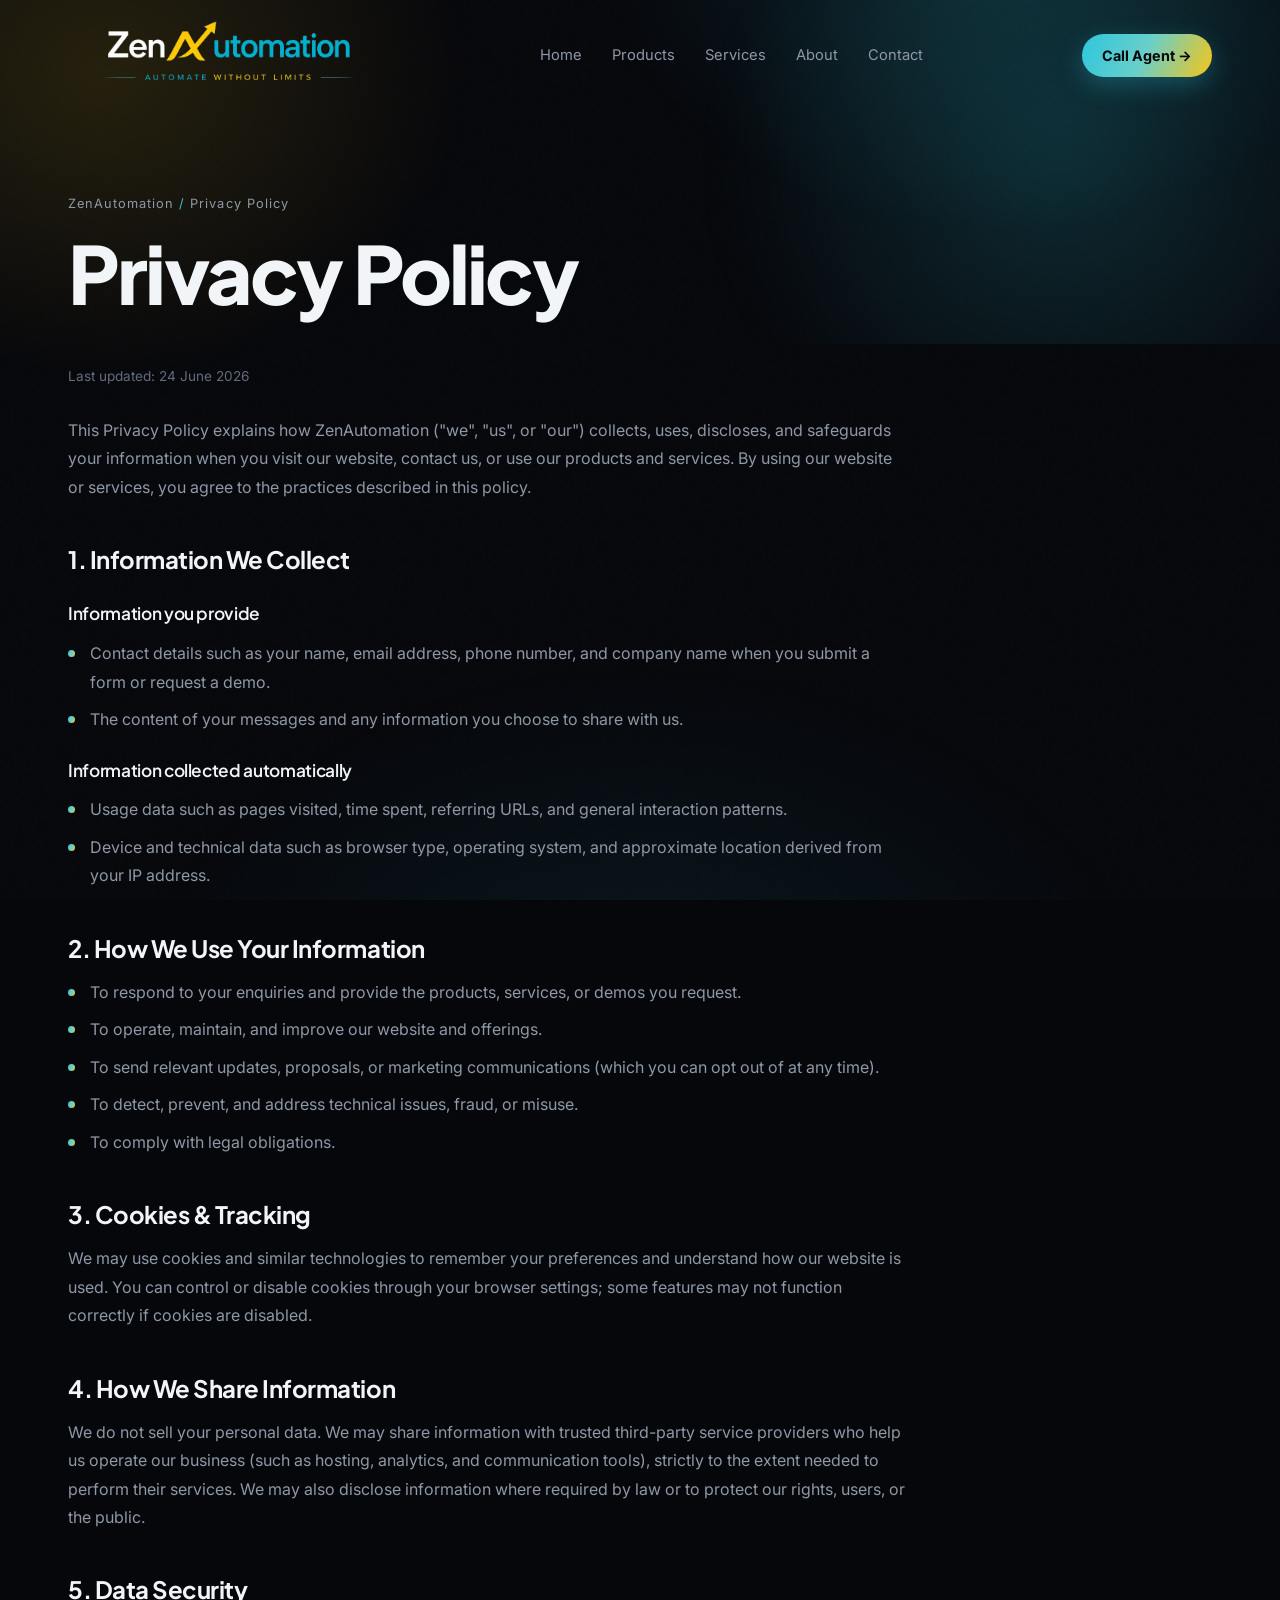
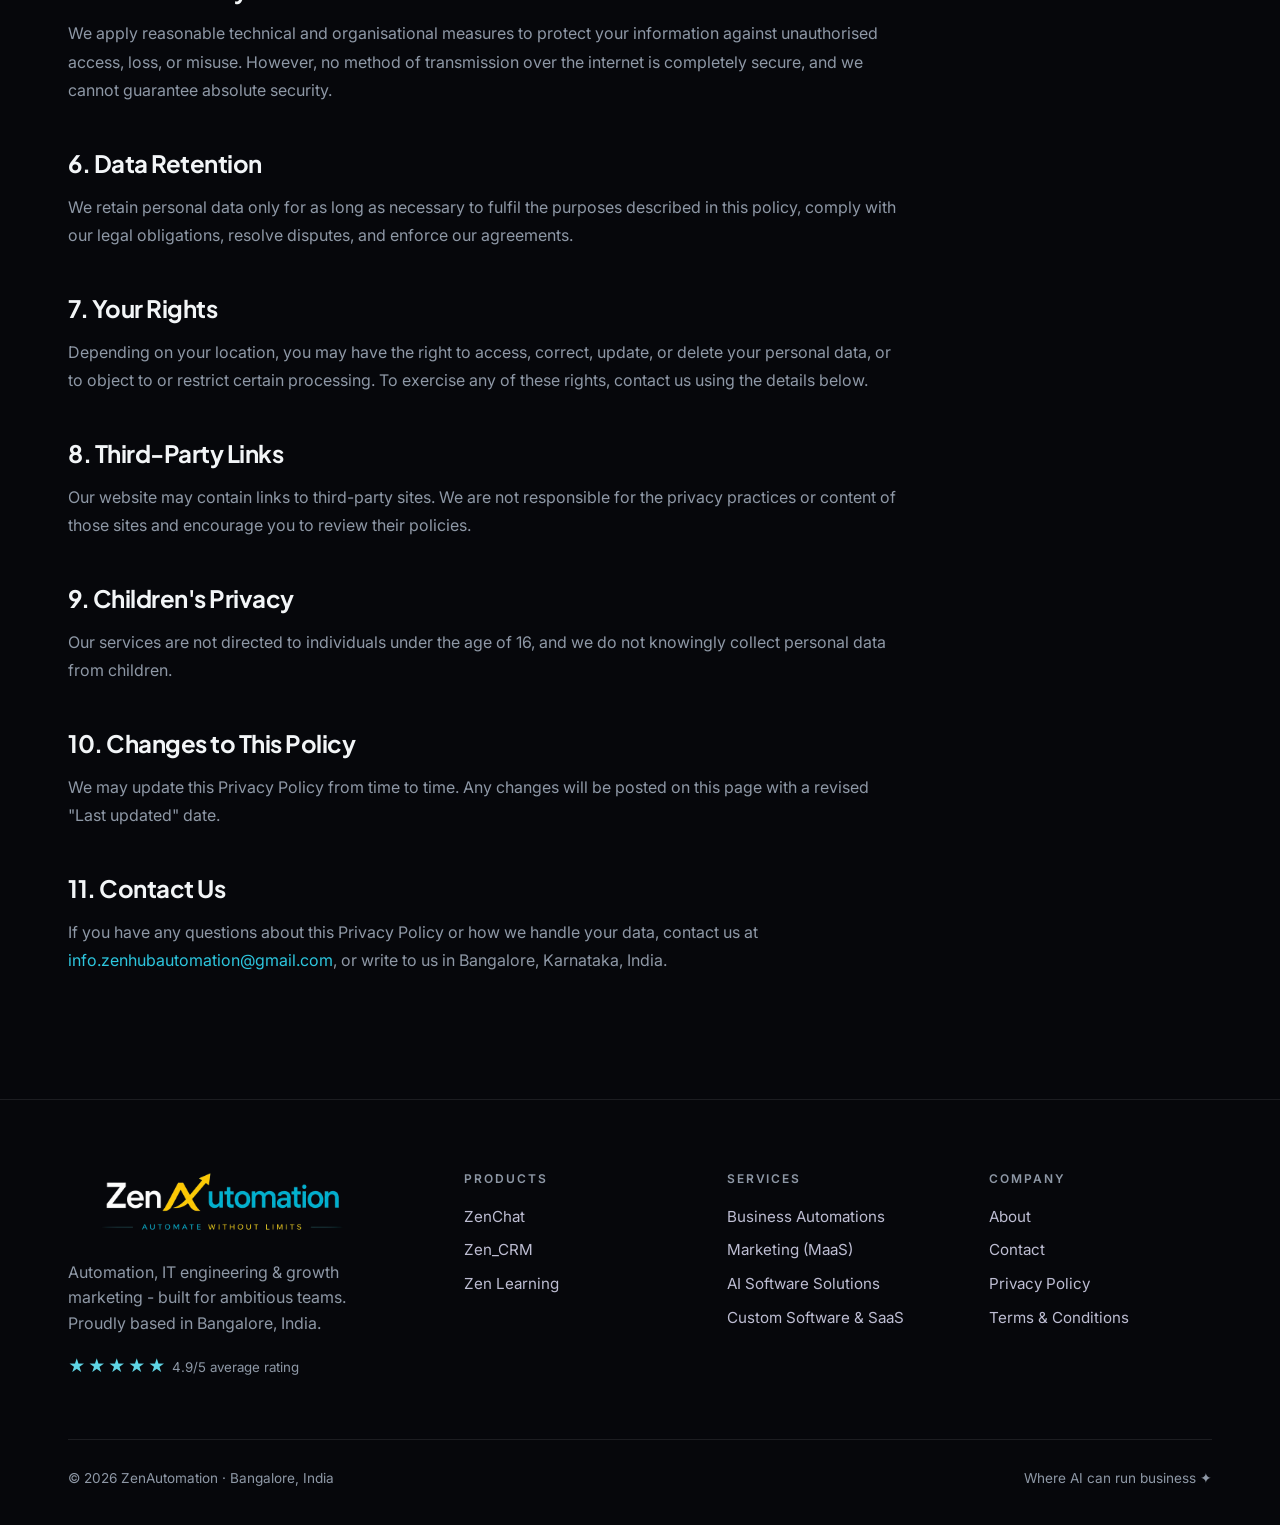
<file: privacy.html>
<!DOCTYPE html>
<html lang="en">
<head>
<meta charset="UTF-8" />
<meta name="viewport" content="width=device-width, initial-scale=1.0" />
<title>Privacy Policy - ZenAutomation</title>
<meta name="description" content="How ZenAutomation collects, uses, and protects your personal data." />
<link rel="icon" href="assets/logo-icon.png" type="image/png" />
<link rel="preconnect" href="https://fonts.googleapis.com" />
<link rel="preconnect" href="https://fonts.gstatic.com" crossorigin />
<link href="https://fonts.googleapis.com/css2?family=Plus+Jakarta+Sans:wght@400;500;600;700;800&family=Inter:wght@400;500;600;700&display=swap" rel="stylesheet" />
<link rel="stylesheet" href="assets/styles.css" />
</head>
<body>

<nav id="nav"><div class="nav-inner">
  <a href="index.html" class="logo"><img src="assets/logo-full.png" alt="ZenAutomation" class="logo-img" /></a>
  <div class="nav-links">
    <a href="index.html">Home</a>
    <a href="products.html">Products</a>
    <a href="services.html">Services</a>
    <a href="about.html">About</a>
    <a href="contact.html">Contact</a>
  </div>
  <a href="contact.html" class="nav-cta" data-hover>Call Agent →</a>
  <div class="burger"><span></span><span></span><span></span></div>
</div></nav>
<div class="mobile-menu">
  <a href="index.html">Home</a><a href="products.html">Products</a><a href="services.html">Services</a><a href="about.html">About</a><a href="contact.html">Contact</a>
</div>

<section class="page-head">
  <div class="hero-glow"></div>
  <div class="wrap">
    <span class="crumb reveal">ZenAutomation <span class="accent">/</span> Privacy Policy</span>
    <h1 class="reveal" data-d="1">Privacy Policy</h1>
  </div>
</section>

<section class="section-pad" style="padding-top:20px">
  <div class="wrap">
    <div class="legal reveal">
      <p class="updated">Last updated: 24 June 2026</p>

      <p>This Privacy Policy explains how ZenAutomation ("we", "us", or "our") collects, uses, discloses, and safeguards your information when you visit our website, contact us, or use our products and services. By using our website or services, you agree to the practices described in this policy.</p>

      <h2>1. Information We Collect</h2>
      <h3>Information you provide</h3>
      <ul>
        <li>Contact details such as your name, email address, phone number, and company name when you submit a form or request a demo.</li>
        <li>The content of your messages and any information you choose to share with us.</li>
      </ul>
      <h3>Information collected automatically</h3>
      <ul>
        <li>Usage data such as pages visited, time spent, referring URLs, and general interaction patterns.</li>
        <li>Device and technical data such as browser type, operating system, and approximate location derived from your IP address.</li>
      </ul>

      <h2>2. How We Use Your Information</h2>
      <ul>
        <li>To respond to your enquiries and provide the products, services, or demos you request.</li>
        <li>To operate, maintain, and improve our website and offerings.</li>
        <li>To send relevant updates, proposals, or marketing communications (which you can opt out of at any time).</li>
        <li>To detect, prevent, and address technical issues, fraud, or misuse.</li>
        <li>To comply with legal obligations.</li>
      </ul>

      <h2>3. Cookies & Tracking</h2>
      <p>We may use cookies and similar technologies to remember your preferences and understand how our website is used. You can control or disable cookies through your browser settings; some features may not function correctly if cookies are disabled.</p>

      <h2>4. How We Share Information</h2>
      <p>We do not sell your personal data. We may share information with trusted third-party service providers who help us operate our business (such as hosting, analytics, and communication tools), strictly to the extent needed to perform their services. We may also disclose information where required by law or to protect our rights, users, or the public.</p>

      <h2>5. Data Security</h2>
      <p>We apply reasonable technical and organisational measures to protect your information against unauthorised access, loss, or misuse. However, no method of transmission over the internet is completely secure, and we cannot guarantee absolute security.</p>

      <h2>6. Data Retention</h2>
      <p>We retain personal data only for as long as necessary to fulfil the purposes described in this policy, comply with our legal obligations, resolve disputes, and enforce our agreements.</p>

      <h2>7. Your Rights</h2>
      <p>Depending on your location, you may have the right to access, correct, update, or delete your personal data, or to object to or restrict certain processing. To exercise any of these rights, contact us using the details below.</p>

      <h2>8. Third-Party Links</h2>
      <p>Our website may contain links to third-party sites. We are not responsible for the privacy practices or content of those sites and encourage you to review their policies.</p>

      <h2>9. Children's Privacy</h2>
      <p>Our services are not directed to individuals under the age of 16, and we do not knowingly collect personal data from children.</p>

      <h2>10. Changes to This Policy</h2>
      <p>We may update this Privacy Policy from time to time. Any changes will be posted on this page with a revised "Last updated" date.</p>

      <h2>11. Contact Us</h2>
      <p>If you have any questions about this Privacy Policy or how we handle your data, contact us at <a href="mailto:info.zenhubautomation@gmail.com">info.zenhubautomation@gmail.com</a>, or write to us in Bangalore, Karnataka, India.</p>
    </div>
  </div>
</section>

<footer><div class="wrap">
  <div class="foot-grid">
    <div class="foot-brand">
      <a href="index.html" class="logo"><img src="assets/logo-full.png" alt="ZenAutomation" class="logo-img" /></a>
      <p>Automation, IT engineering &amp; growth marketing - built for ambitious teams. Proudly based in Bangalore, India.</p>
      <span class="stars accent">★★★★★</span> <small style="color:var(--muted)">4.9/5 average rating</small>
    </div>
    <div><h5>Products</h5><a href="products.html">ZenChat</a><a href="products.html">Zen_CRM</a><a href="products.html">Zen Learning</a></div>
    <div><h5>Services</h5><a href="services.html">Business Automations</a><a href="services.html">Marketing (MaaS)</a><a href="services.html">AI Software Solutions</a><a href="services.html">Custom Software &amp; SaaS</a></div>
    <div><h5>Company</h5><a href="about.html">About</a><a href="contact.html">Contact</a><a href="privacy.html">Privacy Policy</a><a href="terms.html">Terms &amp; Conditions</a></div>
  </div>
  <div class="foot-bottom"><span>© <span data-yr></span> ZenAutomation · Bangalore, India</span><span class="mono">Where AI can run business ✦</span></div>
</div></footer>

<script src="assets/app.js"></script>
</body>
</html>
</file>
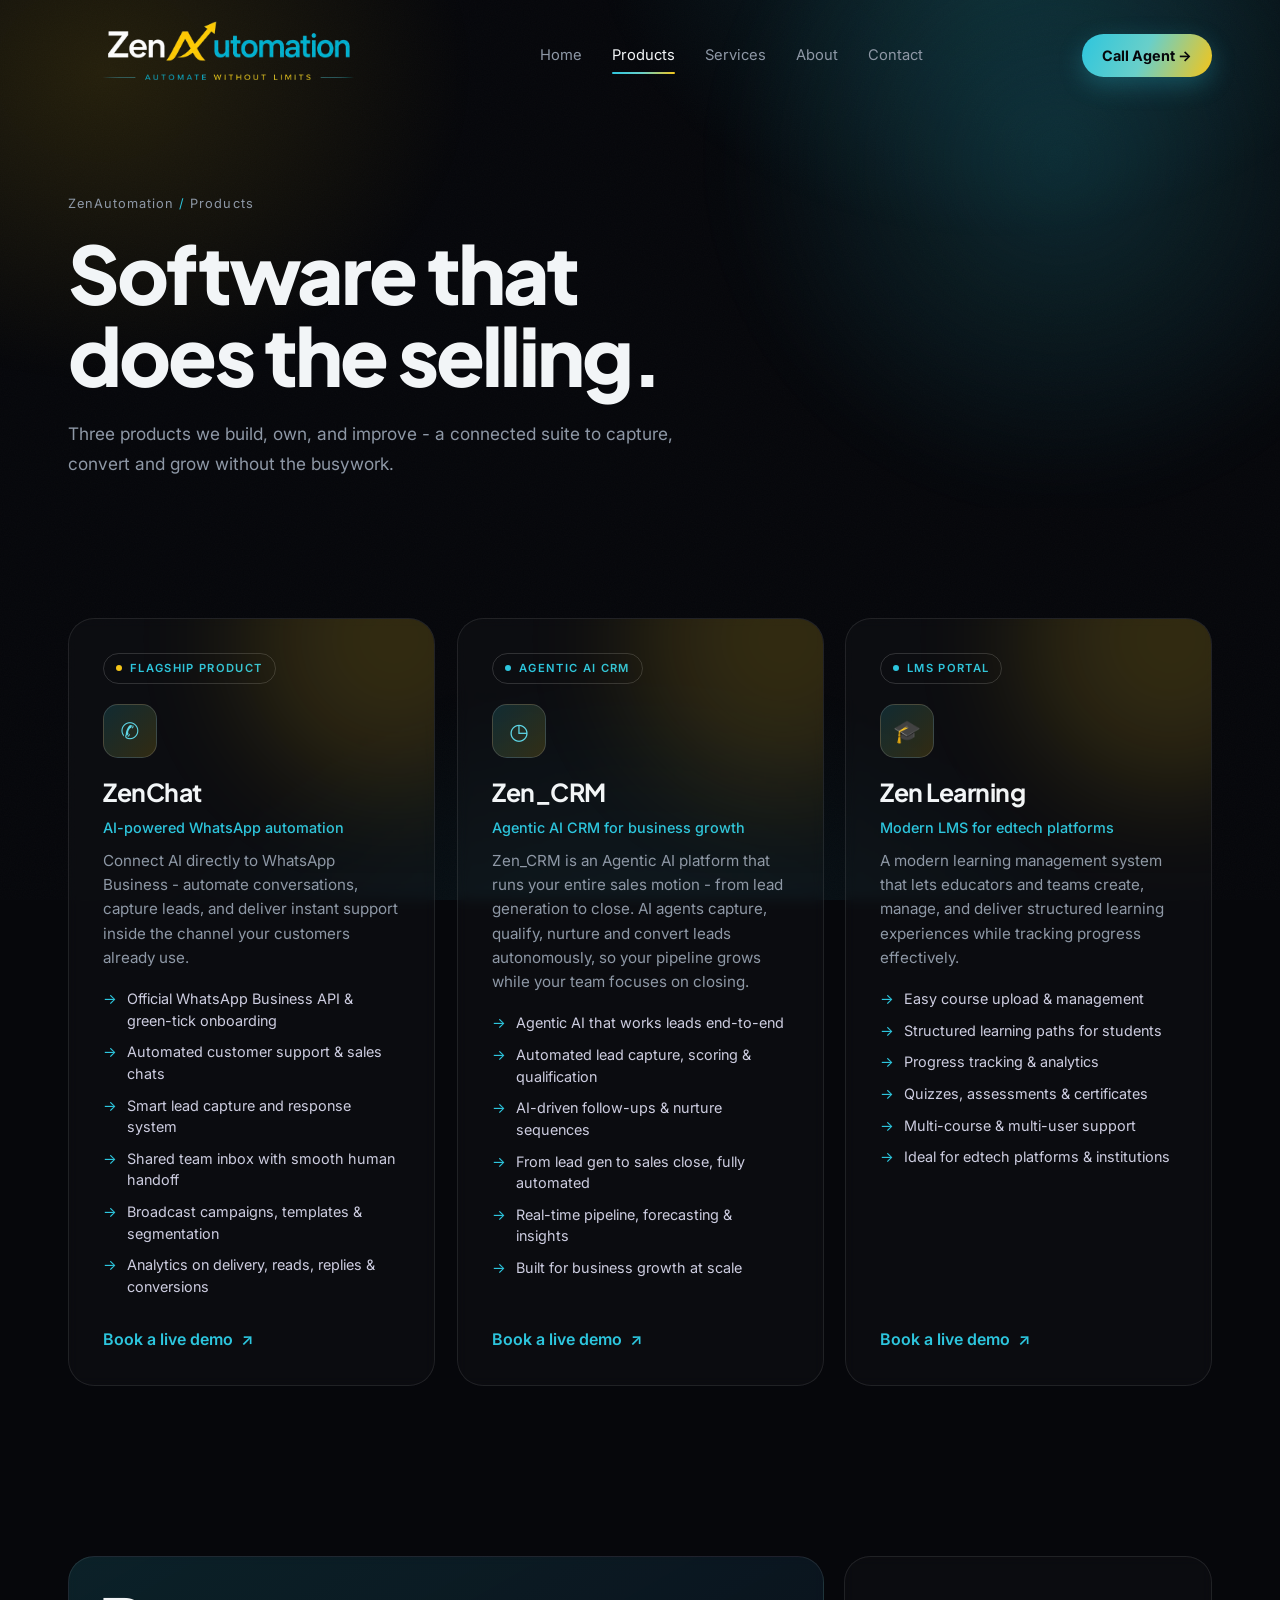
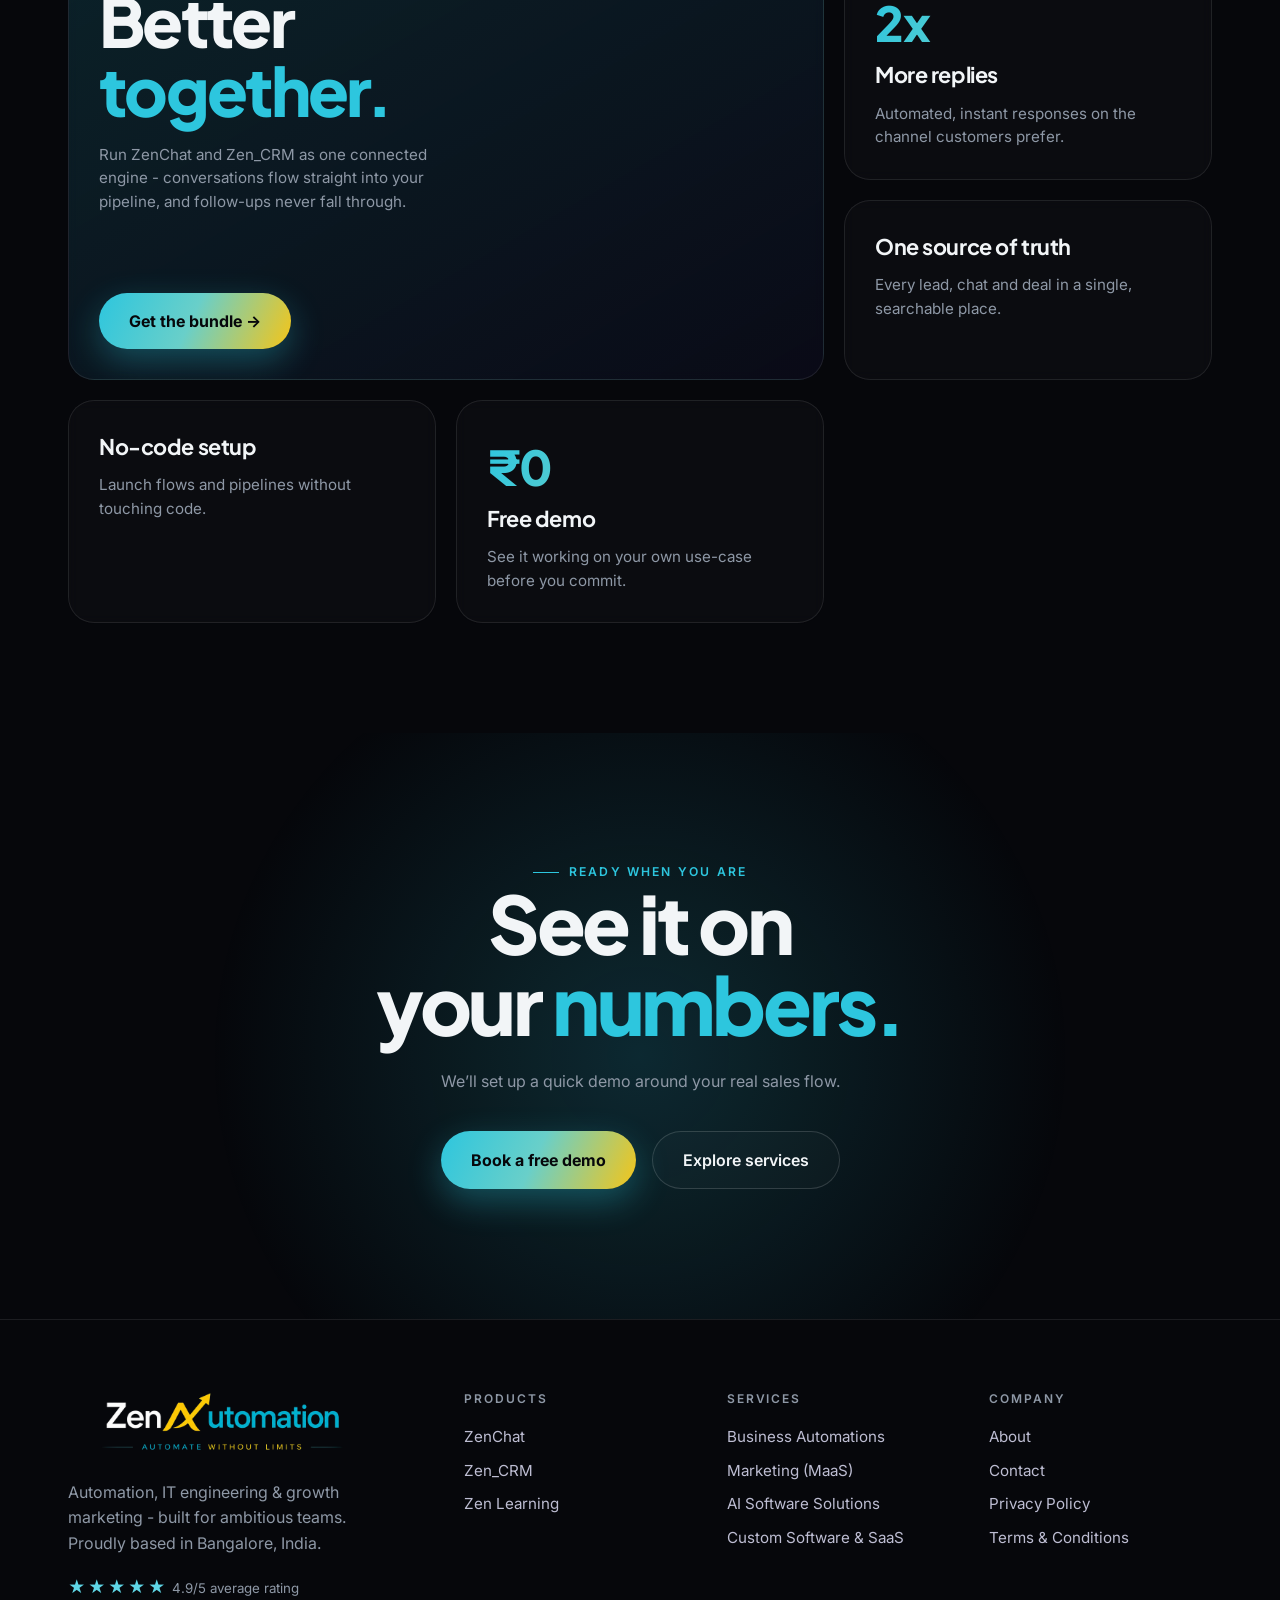
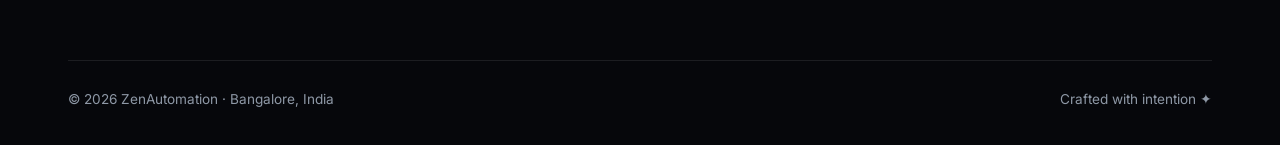
<file: products.html>
<!DOCTYPE html>
<html lang="en">
<head>
<meta charset="UTF-8" />
<meta name="viewport" content="width=device-width, initial-scale=1.0" />
<title>Products - ZenAutomation | ZenChat, Zen_CRM & Zen Learning</title>
<meta name="description" content="ZenAutomation's product suite: ZenChat (WhatsApp automation), Zen_CRM (Agentic AI sales CRM), and Zen Learning (LMS). Automate, convert and grow on autopilot." />
<link rel="icon" href="assets/logo-icon.png" type="image/png" />
<link rel="preconnect" href="https://fonts.googleapis.com" />
<link rel="preconnect" href="https://fonts.gstatic.com" crossorigin />
<link href="https://fonts.googleapis.com/css2?family=Plus+Jakarta+Sans:wght@400;500;600;700;800&family=Inter:wght@400;500;600;700&display=swap" rel="stylesheet" />
<link rel="stylesheet" href="assets/styles.css" />
</head>
<body>

<nav id="nav"><div class="nav-inner">
  <a href="index.html" class="logo"><img src="assets/logo-full.png" alt="ZenAutomation" class="logo-img" /></a>
  <div class="nav-links">
    <a href="index.html">Home</a>
    <a href="products.html" class="active">Products</a>
    <a href="services.html">Services</a>
    <a href="about.html">About</a>
    <a href="contact.html">Contact</a>
  </div>
  <a href="contact.html" class="nav-cta" data-hover>Call Agent →</a>
  <div class="burger"><span></span><span></span><span></span></div>
</div></nav>
<div class="mobile-menu">
  <a href="index.html">Home</a><a href="products.html">Products</a><a href="services.html">Services</a><a href="about.html">About</a><a href="contact.html">Contact</a>
</div>

<section class="page-head">
  <div class="hero-glow"></div>
  <div class="wrap">
    <span class="crumb reveal">ZenAutomation <span class="accent">/</span> Products</span>
    <h1 class="reveal" data-d="1">Software that<br>does the selling.</h1>
    <p class="lead reveal" data-d="2">Three products we build, own, and improve - a connected suite to capture, convert and grow without the busywork.</p>
  </div>
</section>

<section class="section-pad" style="padding-top:50px">
  <div class="wrap">
    <div class="products">
      <div class="product reveal" data-d="1" data-hover>
        <div class="pglow"></div>
        <span class="pbadge"><span style="width:6px;height:6px;border-radius:50%;background:var(--accent-2);display:inline-block"></span> Flagship product</span>
        <div class="picon">✆</div>
        <h3>ZenChat</h3>
        <div class="ptag">AI-powered WhatsApp automation</div>
        <p>Connect AI directly to WhatsApp Business - automate conversations, capture leads, and deliver instant support inside the channel your customers already use.</p>
        <ul class="feat">
          <li>Official WhatsApp Business API &amp; green-tick onboarding</li>
          <li>Automated customer support &amp; sales chats</li>
          <li>Smart lead capture and response system</li>
          <li>Shared team inbox with smooth human handoff</li>
          <li>Broadcast campaigns, templates &amp; segmentation</li>
          <li>Analytics on delivery, reads, replies &amp; conversions</li>
        </ul>
        <a href="contact.html" class="plink">Book a live demo</a>
      </div>
      <div class="product reveal" data-d="2" data-hover>
        <div class="pglow"></div>
        <span class="pbadge"><span style="width:6px;height:6px;border-radius:50%;background:var(--accent);display:inline-block"></span> Agentic AI CRM</span>
        <div class="picon">◷</div>
        <h3>Zen_CRM</h3>
        <div class="ptag">Agentic AI CRM for business growth</div>
        <p>Zen_CRM is an Agentic AI platform that runs your entire sales motion - from lead generation to close. AI agents capture, qualify, nurture and convert leads autonomously, so your pipeline grows while your team focuses on closing.</p>
        <ul class="feat">
          <li>Agentic AI that works leads end-to-end</li>
          <li>Automated lead capture, scoring &amp; qualification</li>
          <li>AI-driven follow-ups &amp; nurture sequences</li>
          <li>From lead gen to sales close, fully automated</li>
          <li>Real-time pipeline, forecasting &amp; insights</li>
          <li>Built for business growth at scale</li>
        </ul>
        <a href="contact.html" class="plink">Book a live demo</a>
      </div>
      <div class="product reveal" data-d="3" data-hover>
        <div class="pglow"></div>
        <span class="pbadge"><span style="width:6px;height:6px;border-radius:50%;background:var(--accent);display:inline-block"></span> LMS portal</span>
        <div class="picon">🎓</div>
        <h3>Zen Learning</h3>
        <div class="ptag">Modern LMS for edtech platforms</div>
        <p>A modern learning management system that lets educators and teams create, manage, and deliver structured learning experiences while tracking progress effectively.</p>
        <ul class="feat">
          <li>Easy course upload &amp; management</li>
          <li>Structured learning paths for students</li>
          <li>Progress tracking &amp; analytics</li>
          <li>Quizzes, assessments &amp; certificates</li>
          <li>Multi-course &amp; multi-user support</li>
          <li>Ideal for edtech platforms &amp; institutions</li>
        </ul>
        <a href="contact.html" class="plink">Book a live demo</a>
      </div>
    </div>
  </div>
</section>

<!-- COMBO -->
<section class="section-pad" style="padding-top:0">
  <div class="wrap">
    <div class="bento">
      <div class="cell big reveal" data-d="1">
        <div>
          <div class="huge">Better<br><span class="accent">together.</span></div>
          <p style="margin-top:18px;max-width:360px">Run ZenChat and Zen_CRM as one connected engine - conversations flow straight into your pipeline, and follow-ups never fall through.</p>
        </div>
        <a href="contact.html" class="btn btn-primary" data-hover style="align-self:flex-start">Get the bundle →</a>
      </div>
      <div class="cell reveal" data-d="2"><div class="kpi">2x</div><h4>More replies</h4><p>Automated, instant responses on the channel customers prefer.</p></div>
      <div class="cell reveal" data-d="3"><h4>One source of truth</h4><p>Every lead, chat and deal in a single, searchable place.</p></div>
      <div class="cell reveal" data-d="2"><h4>No-code setup</h4><p>Launch flows and pipelines without touching code.</p></div>
      <div class="cell reveal" data-d="3"><div class="kpi">₹0</div><h4>Free demo</h4><p>See it working on your own use-case before you commit.</p></div>
    </div>
  </div>
</section>

<section class="cta">
  <div class="glow"></div>
  <div class="wrap">
    <span class="label reveal" style="justify-content:center">Ready when you are</span>
    <h2 class="reveal" data-d="1">See it on<br>your <span class="accent">numbers.</span></h2>
    <p class="reveal" data-d="2">We’ll set up a quick demo around your real sales flow.</p>
    <div class="hero-actions reveal" data-d="3" style="justify-content:center">
      <a href="contact.html" class="btn btn-primary" data-hover>Book a free demo</a>
      <a href="services.html" class="btn btn-ghost" data-hover>Explore services</a>
    </div>
  </div>
</section>

<footer><div class="wrap">
  <div class="foot-grid">
    <div class="foot-brand">
      <a href="index.html" class="logo"><img src="assets/logo-full.png" alt="ZenAutomation" class="logo-img" /></a>
      <p>Automation, IT engineering &amp; growth marketing - built for ambitious teams. Proudly based in Bangalore, India.</p>
      <span class="stars accent">★★★★★</span> <small style="color:var(--muted)">4.9/5 average rating</small>
    </div>
    <div><h5>Products</h5><a href="products.html">ZenChat</a><a href="products.html">Zen_CRM</a><a href="products.html">Zen Learning</a></div>
    <div><h5>Services</h5><a href="services.html">Business Automations</a><a href="services.html">Marketing (MaaS)</a><a href="services.html">AI Software Solutions</a><a href="services.html">Custom Software &amp; SaaS</a></div>
    <div><h5>Company</h5><a href="about.html">About</a><a href="contact.html">Contact</a><a href="privacy.html">Privacy Policy</a><a href="terms.html">Terms &amp; Conditions</a></div>
  </div>
  <div class="foot-bottom"><span>© <span data-yr></span> ZenAutomation · Bangalore, India</span><span class="mono">Crafted with intention ✦</span></div>
</div></footer>

<script src="assets/app.js"></script>
</body>
</html>
</file>
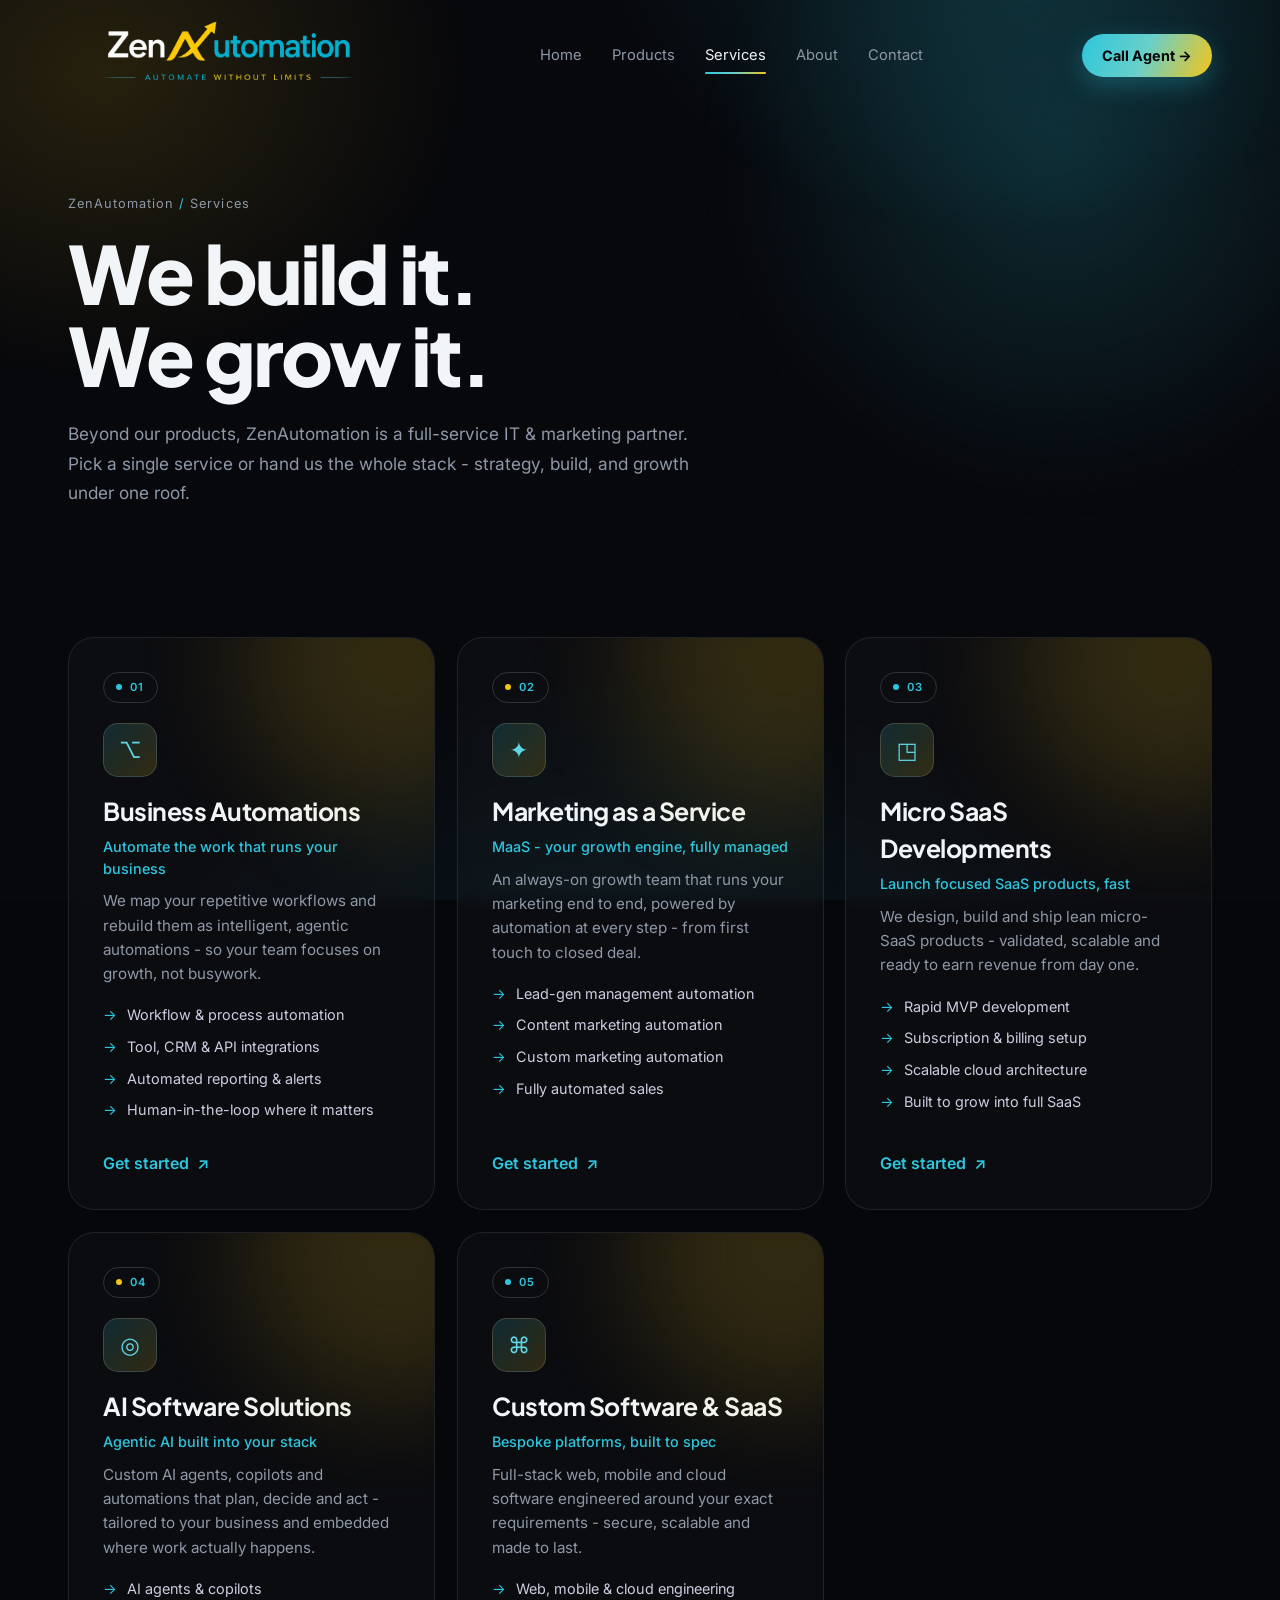
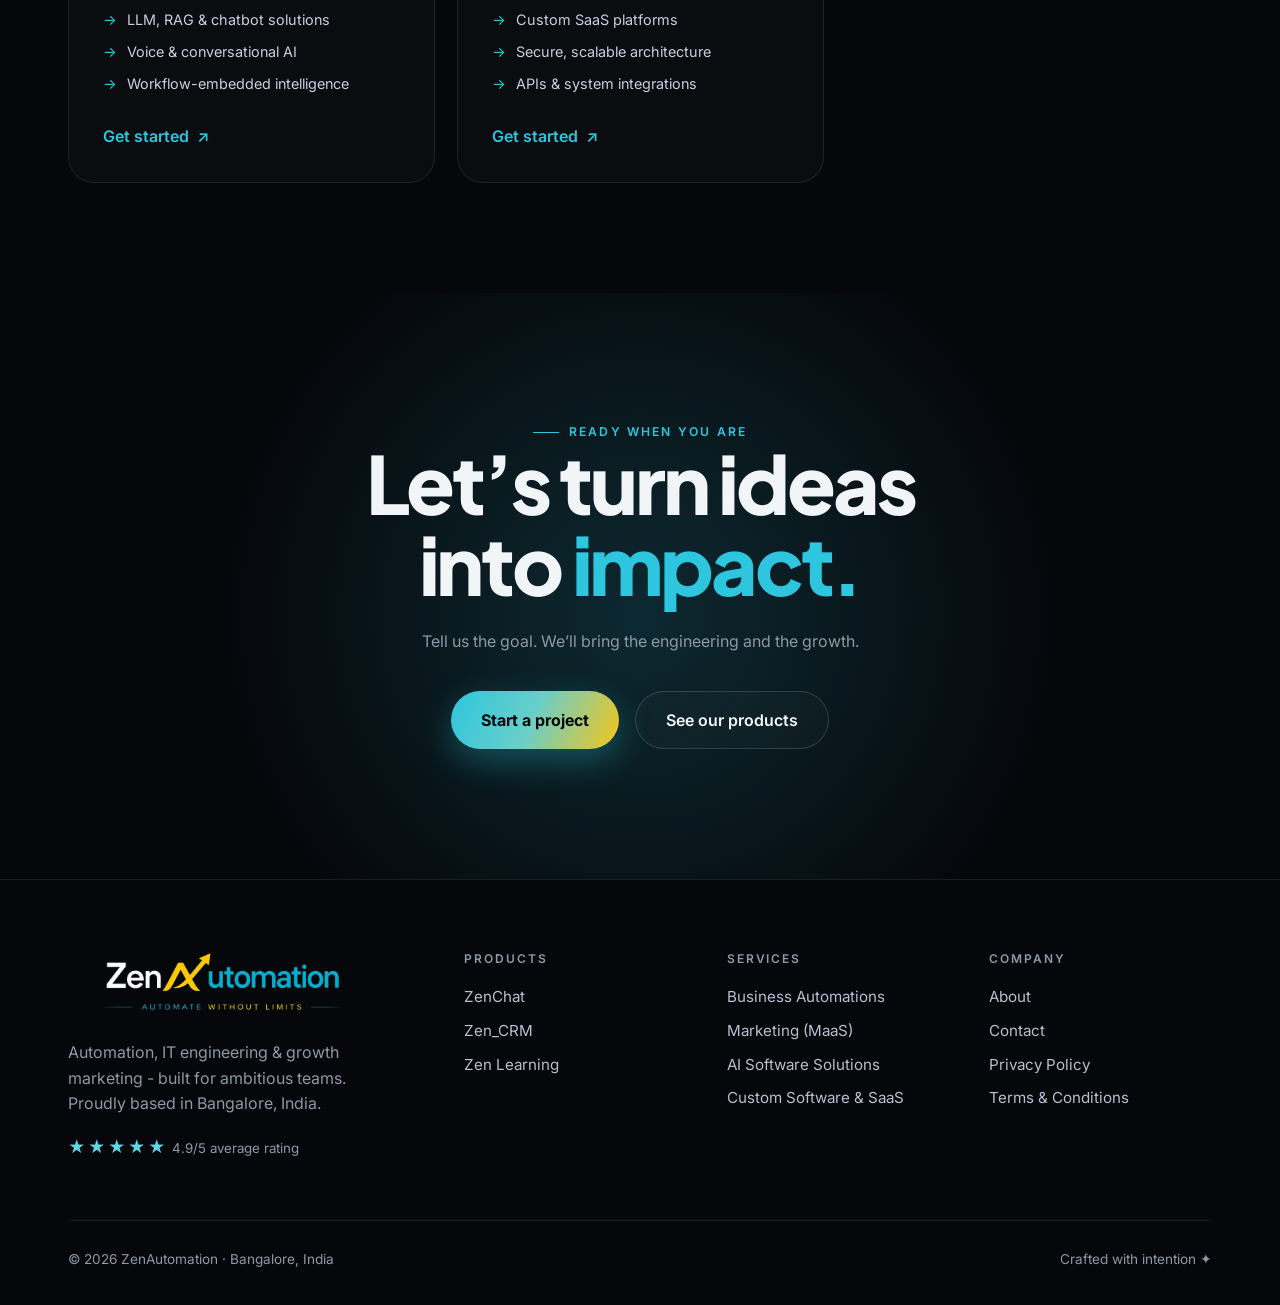
<file: services.html>
<!DOCTYPE html>
<html lang="en">
<head>
<meta charset="UTF-8" />
<meta name="viewport" content="width=device-width, initial-scale=1.0" />
<title>Services - ZenAutomation | IT & Marketing</title>
<meta name="description" content="Full-stack IT engineering and growth marketing from ZenAutomation - web, mobile, custom software, automation, AI, plus SEO, ads, social and more." />
<link rel="icon" href="assets/logo-icon.png" type="image/png" />
<link rel="preconnect" href="https://fonts.googleapis.com" />
<link rel="preconnect" href="https://fonts.gstatic.com" crossorigin />
<link href="https://fonts.googleapis.com/css2?family=Plus+Jakarta+Sans:wght@400;500;600;700;800&family=Inter:wght@400;500;600;700&display=swap" rel="stylesheet" />
<link rel="stylesheet" href="assets/styles.css" />
</head>
<body>

<nav id="nav"><div class="nav-inner">
  <a href="index.html" class="logo"><img src="assets/logo-full.png" alt="ZenAutomation" class="logo-img" /></a>
  <div class="nav-links">
    <a href="index.html">Home</a>
    <a href="products.html">Products</a>
    <a href="services.html" class="active">Services</a>
    <a href="about.html">About</a>
    <a href="contact.html">Contact</a>
  </div>
  <a href="contact.html" class="nav-cta" data-hover>Call Agent →</a>
  <div class="burger"><span></span><span></span><span></span></div>
</div></nav>
<div class="mobile-menu">
  <a href="index.html">Home</a><a href="products.html">Products</a><a href="services.html">Services</a><a href="about.html">About</a><a href="contact.html">Contact</a>
</div>

<section class="page-head">
  <div class="hero-glow"></div>
  <div class="wrap">
    <span class="crumb reveal">ZenAutomation <span class="accent">/</span> Services</span>
    <h1 class="reveal" data-d="1">We build it.<br>We grow it.</h1>
    <p class="lead reveal" data-d="2">Beyond our products, ZenAutomation is a full-service IT &amp; marketing partner. Pick a single service or hand us the whole stack - strategy, build, and growth under one roof.</p>
  </div>
</section>

<section class="section-pad" style="padding-top:40px">
  <div class="wrap">
    <div class="products">
      <div class="product reveal" data-d="1" data-hover>
        <div class="pglow"></div>
        <span class="pbadge"><span style="width:6px;height:6px;border-radius:50%;background:var(--accent);display:inline-block"></span> 01</span>
        <div class="picon">⌥</div>
        <h3>Business Automations</h3>
        <div class="ptag">Automate the work that runs your business</div>
        <p>We map your repetitive workflows and rebuild them as intelligent, agentic automations - so your team focuses on growth, not busywork.</p>
        <ul class="feat">
          <li>Workflow &amp; process automation</li>
          <li>Tool, CRM &amp; API integrations</li>
          <li>Automated reporting &amp; alerts</li>
          <li>Human-in-the-loop where it matters</li>
        </ul>
        <a href="contact.html" class="plink">Get started</a>
      </div>
      <div class="product reveal" data-d="2" data-hover>
        <div class="pglow"></div>
        <span class="pbadge"><span style="width:6px;height:6px;border-radius:50%;background:var(--accent-2);display:inline-block"></span> 02</span>
        <div class="picon">✦</div>
        <h3>Marketing as a Service</h3>
        <div class="ptag">MaaS - your growth engine, fully managed</div>
        <p>An always-on growth team that runs your marketing end to end, powered by automation at every step - from first touch to closed deal.</p>
        <ul class="feat">
          <li>Lead-gen management automation</li>
          <li>Content marketing automation</li>
          <li>Custom marketing automation</li>
          <li>Fully automated sales</li>
        </ul>
        <a href="contact.html" class="plink">Get started</a>
      </div>
      <div class="product reveal" data-d="3" data-hover>
        <div class="pglow"></div>
        <span class="pbadge"><span style="width:6px;height:6px;border-radius:50%;background:var(--accent);display:inline-block"></span> 03</span>
        <div class="picon">◳</div>
        <h3>Micro SaaS Developments</h3>
        <div class="ptag">Launch focused SaaS products, fast</div>
        <p>We design, build and ship lean micro-SaaS products - validated, scalable and ready to earn revenue from day one.</p>
        <ul class="feat">
          <li>Rapid MVP development</li>
          <li>Subscription &amp; billing setup</li>
          <li>Scalable cloud architecture</li>
          <li>Built to grow into full SaaS</li>
        </ul>
        <a href="contact.html" class="plink">Get started</a>
      </div>
      <div class="product reveal" data-d="1" data-hover>
        <div class="pglow"></div>
        <span class="pbadge"><span style="width:6px;height:6px;border-radius:50%;background:var(--accent-2);display:inline-block"></span> 04</span>
        <div class="picon">◎</div>
        <h3>AI Software Solutions</h3>
        <div class="ptag">Agentic AI built into your stack</div>
        <p>Custom AI agents, copilots and automations that plan, decide and act - tailored to your business and embedded where work actually happens.</p>
        <ul class="feat">
          <li>AI agents &amp; copilots</li>
          <li>LLM, RAG &amp; chatbot solutions</li>
          <li>Voice &amp; conversational AI</li>
          <li>Workflow-embedded intelligence</li>
        </ul>
        <a href="contact.html" class="plink">Get started</a>
      </div>
      <div class="product reveal" data-d="2" data-hover>
        <div class="pglow"></div>
        <span class="pbadge"><span style="width:6px;height:6px;border-radius:50%;background:var(--accent);display:inline-block"></span> 05</span>
        <div class="picon">⌘</div>
        <h3>Custom Software &amp; SaaS</h3>
        <div class="ptag">Bespoke platforms, built to spec</div>
        <p>Full-stack web, mobile and cloud software engineered around your exact requirements - secure, scalable and made to last.</p>
        <ul class="feat">
          <li>Web, mobile &amp; cloud engineering</li>
          <li>Custom SaaS platforms</li>
          <li>Secure, scalable architecture</li>
          <li>APIs &amp; system integrations</li>
        </ul>
        <a href="contact.html" class="plink">Get started</a>
      </div>
    </div>
  </div>
</section>

<section class="cta">
  <div class="glow"></div>
  <div class="wrap">
    <span class="label reveal" style="justify-content:center">Ready when you are</span>
    <h2 class="reveal" data-d="1">Let’s turn ideas<br>into <span class="accent">impact.</span></h2>
    <p class="reveal" data-d="2">Tell us the goal. We’ll bring the engineering and the growth.</p>
    <div class="hero-actions reveal" data-d="3" style="justify-content:center">
      <a href="contact.html" class="btn btn-primary" data-hover>Start a project</a>
      <a href="products.html" class="btn btn-ghost" data-hover>See our products</a>
    </div>
  </div>
</section>

<footer><div class="wrap">
  <div class="foot-grid">
    <div class="foot-brand">
      <a href="index.html" class="logo"><img src="assets/logo-full.png" alt="ZenAutomation" class="logo-img" /></a>
      <p>Automation, IT engineering &amp; growth marketing - built for ambitious teams. Proudly based in Bangalore, India.</p>
      <span class="stars accent">★★★★★</span> <small style="color:var(--muted)">4.9/5 average rating</small>
    </div>
    <div><h5>Products</h5><a href="products.html">ZenChat</a><a href="products.html">Zen_CRM</a><a href="products.html">Zen Learning</a></div>
    <div><h5>Services</h5><a href="services.html">Business Automations</a><a href="services.html">Marketing (MaaS)</a><a href="services.html">AI Software Solutions</a><a href="services.html">Custom Software &amp; SaaS</a></div>
    <div><h5>Company</h5><a href="about.html">About</a><a href="contact.html">Contact</a><a href="privacy.html">Privacy Policy</a><a href="terms.html">Terms &amp; Conditions</a></div>
  </div>
  <div class="foot-bottom"><span>© <span data-yr></span> ZenAutomation · Bangalore, India</span><span class="mono">Crafted with intention ✦</span></div>
</div></footer>

<script src="assets/app.js"></script>
</body>
</html>
</file>
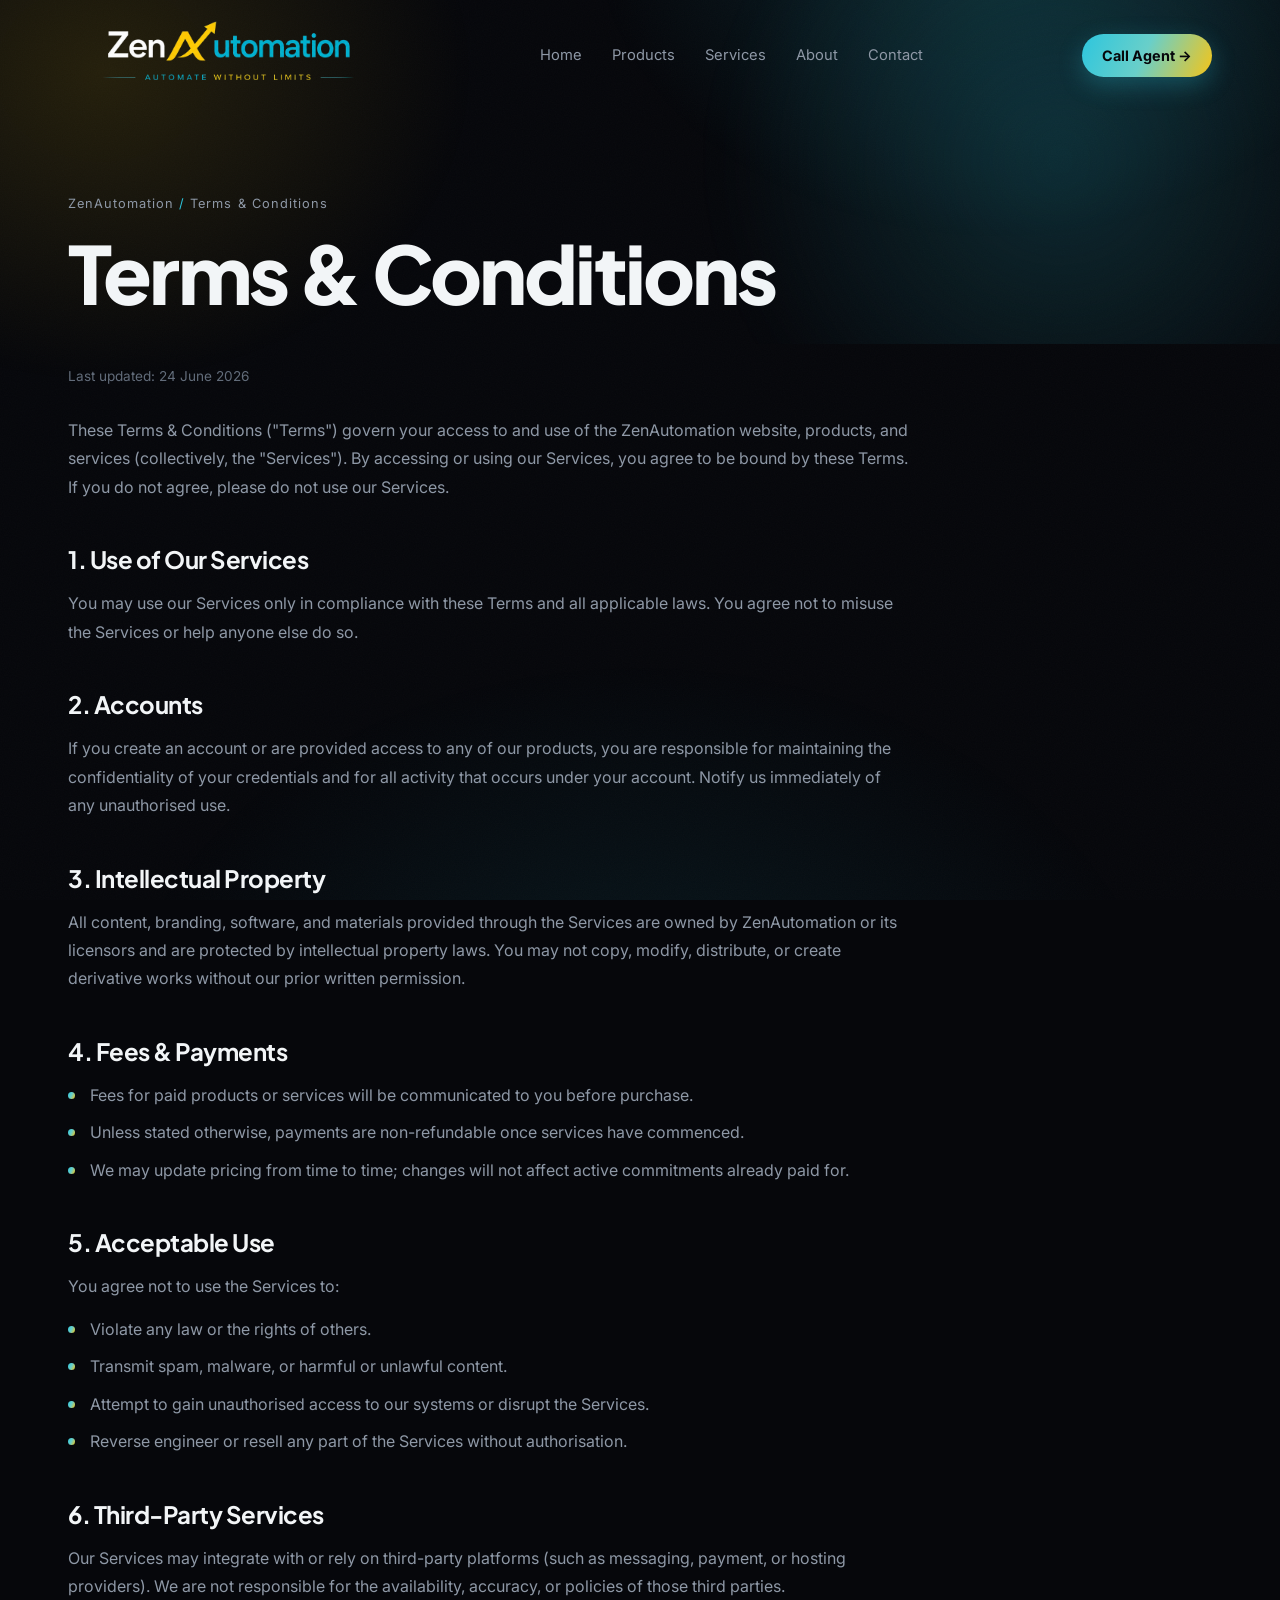
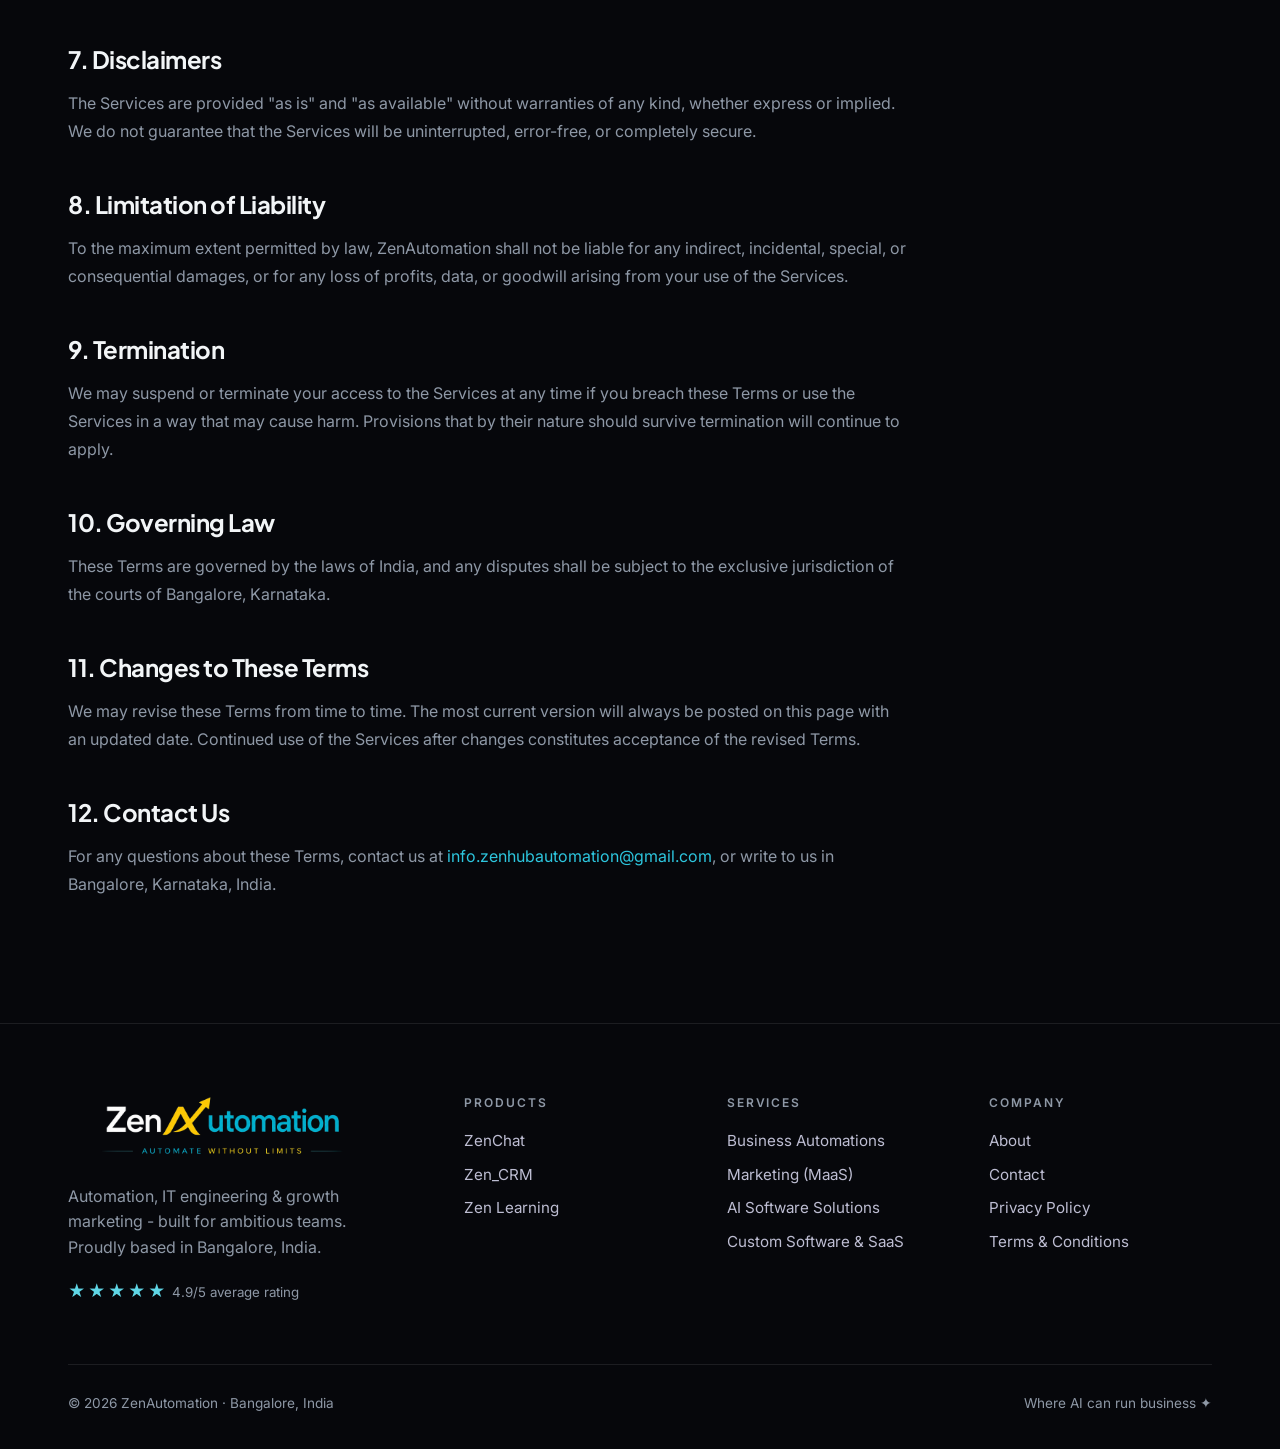
<file: terms.html>
<!DOCTYPE html>
<html lang="en">
<head>
<meta charset="UTF-8" />
<meta name="viewport" content="width=device-width, initial-scale=1.0" />
<title>Terms & Conditions - ZenAutomation</title>
<meta name="description" content="The terms and conditions governing your use of ZenAutomation's website, products, and services." />
<link rel="icon" href="assets/logo-icon.png" type="image/png" />
<link rel="preconnect" href="https://fonts.googleapis.com" />
<link rel="preconnect" href="https://fonts.gstatic.com" crossorigin />
<link href="https://fonts.googleapis.com/css2?family=Plus+Jakarta+Sans:wght@400;500;600;700;800&family=Inter:wght@400;500;600;700&display=swap" rel="stylesheet" />
<link rel="stylesheet" href="assets/styles.css" />
</head>
<body>

<nav id="nav"><div class="nav-inner">
  <a href="index.html" class="logo"><img src="assets/logo-full.png" alt="ZenAutomation" class="logo-img" /></a>
  <div class="nav-links">
    <a href="index.html">Home</a>
    <a href="products.html">Products</a>
    <a href="services.html">Services</a>
    <a href="about.html">About</a>
    <a href="contact.html">Contact</a>
  </div>
  <a href="contact.html" class="nav-cta" data-hover>Call Agent →</a>
  <div class="burger"><span></span><span></span><span></span></div>
</div></nav>
<div class="mobile-menu">
  <a href="index.html">Home</a><a href="products.html">Products</a><a href="services.html">Services</a><a href="about.html">About</a><a href="contact.html">Contact</a>
</div>

<section class="page-head">
  <div class="hero-glow"></div>
  <div class="wrap">
    <span class="crumb reveal">ZenAutomation <span class="accent">/</span> Terms &amp; Conditions</span>
    <h1 class="reveal" data-d="1">Terms &amp; Conditions</h1>
  </div>
</section>

<section class="section-pad" style="padding-top:20px">
  <div class="wrap">
    <div class="legal reveal">
      <p class="updated">Last updated: 24 June 2026</p>

      <p>These Terms &amp; Conditions ("Terms") govern your access to and use of the ZenAutomation website, products, and services (collectively, the "Services"). By accessing or using our Services, you agree to be bound by these Terms. If you do not agree, please do not use our Services.</p>

      <h2>1. Use of Our Services</h2>
      <p>You may use our Services only in compliance with these Terms and all applicable laws. You agree not to misuse the Services or help anyone else do so.</p>

      <h2>2. Accounts</h2>
      <p>If you create an account or are provided access to any of our products, you are responsible for maintaining the confidentiality of your credentials and for all activity that occurs under your account. Notify us immediately of any unauthorised use.</p>

      <h2>3. Intellectual Property</h2>
      <p>All content, branding, software, and materials provided through the Services are owned by ZenAutomation or its licensors and are protected by intellectual property laws. You may not copy, modify, distribute, or create derivative works without our prior written permission.</p>

      <h2>4. Fees & Payments</h2>
      <ul>
        <li>Fees for paid products or services will be communicated to you before purchase.</li>
        <li>Unless stated otherwise, payments are non-refundable once services have commenced.</li>
        <li>We may update pricing from time to time; changes will not affect active commitments already paid for.</li>
      </ul>

      <h2>5. Acceptable Use</h2>
      <p>You agree not to use the Services to:</p>
      <ul>
        <li>Violate any law or the rights of others.</li>
        <li>Transmit spam, malware, or harmful or unlawful content.</li>
        <li>Attempt to gain unauthorised access to our systems or disrupt the Services.</li>
        <li>Reverse engineer or resell any part of the Services without authorisation.</li>
      </ul>

      <h2>6. Third-Party Services</h2>
      <p>Our Services may integrate with or rely on third-party platforms (such as messaging, payment, or hosting providers). We are not responsible for the availability, accuracy, or policies of those third parties.</p>

      <h2>7. Disclaimers</h2>
      <p>The Services are provided "as is" and "as available" without warranties of any kind, whether express or implied. We do not guarantee that the Services will be uninterrupted, error-free, or completely secure.</p>

      <h2>8. Limitation of Liability</h2>
      <p>To the maximum extent permitted by law, ZenAutomation shall not be liable for any indirect, incidental, special, or consequential damages, or for any loss of profits, data, or goodwill arising from your use of the Services.</p>

      <h2>9. Termination</h2>
      <p>We may suspend or terminate your access to the Services at any time if you breach these Terms or use the Services in a way that may cause harm. Provisions that by their nature should survive termination will continue to apply.</p>

      <h2>10. Governing Law</h2>
      <p>These Terms are governed by the laws of India, and any disputes shall be subject to the exclusive jurisdiction of the courts of Bangalore, Karnataka.</p>

      <h2>11. Changes to These Terms</h2>
      <p>We may revise these Terms from time to time. The most current version will always be posted on this page with an updated date. Continued use of the Services after changes constitutes acceptance of the revised Terms.</p>

      <h2>12. Contact Us</h2>
      <p>For any questions about these Terms, contact us at <a href="mailto:info.zenhubautomation@gmail.com">info.zenhubautomation@gmail.com</a>, or write to us in Bangalore, Karnataka, India.</p>
    </div>
  </div>
</section>

<footer><div class="wrap">
  <div class="foot-grid">
    <div class="foot-brand">
      <a href="index.html" class="logo"><img src="assets/logo-full.png" alt="ZenAutomation" class="logo-img" /></a>
      <p>Automation, IT engineering &amp; growth marketing - built for ambitious teams. Proudly based in Bangalore, India.</p>
      <span class="stars accent">★★★★★</span> <small style="color:var(--muted)">4.9/5 average rating</small>
    </div>
    <div><h5>Products</h5><a href="products.html">ZenChat</a><a href="products.html">Zen_CRM</a><a href="products.html">Zen Learning</a></div>
    <div><h5>Services</h5><a href="services.html">Business Automations</a><a href="services.html">Marketing (MaaS)</a><a href="services.html">AI Software Solutions</a><a href="services.html">Custom Software &amp; SaaS</a></div>
    <div><h5>Company</h5><a href="about.html">About</a><a href="contact.html">Contact</a><a href="privacy.html">Privacy Policy</a><a href="terms.html">Terms &amp; Conditions</a></div>
  </div>
  <div class="foot-bottom"><span>© <span data-yr></span> ZenAutomation · Bangalore, India</span><span class="mono">Where AI can run business ✦</span></div>
</div></footer>

<script src="assets/app.js"></script>
</body>
</html>
</file>
<file: assets/styles.css>
:root{
  --bg:#06070b;
  --bg-2:#0b0d14;
  --bg-3:#10131c;
  --ink:#f2f5f7;
  --muted:#8e98a6;
  --muted-2:#626c7a;
  --line:rgba(255,255,255,.09);
  --line-2:rgba(255,255,255,.15);
  --card:rgba(255,255,255,.025);
  --cyan:#2dc6de;
  --gold:#f5c518;
  --accent:#2dc6de;
  --accent-2:#f5c518;
  --accent-3:#5fd6e6;
  --grad:linear-gradient(115deg,#2dc6de 0%,#69cfc9 48%,#f5c518 100%);
  --grad-soft:linear-gradient(135deg,rgba(45,198,222,.16),rgba(245,197,24,.16));
  --r:20px;
  --r-lg:26px;
  --ease:cubic-bezier(.16,1,.3,1);
}
*{margin:0;padding:0;box-sizing:border-box}
html{scroll-behavior:smooth}
body{
  background:var(--bg);
  color:var(--ink);
  font-family:'Inter',system-ui,sans-serif;
  -webkit-font-smoothing:antialiased;
  overflow-x:hidden;
  line-height:1.5;
}
/* ambient backdrop */
body::before{
  content:"";position:fixed;inset:0;z-index:-2;pointer-events:none;
  background:
    radial-gradient(680px 520px at 78% -8%,rgba(45,198,222,.16),transparent 60%),
    radial-gradient(620px 520px at 8% 8%,rgba(245,197,24,.13),transparent 60%),
    radial-gradient(900px 700px at 50% 120%,rgba(45,198,222,.10),transparent 60%);
}
body::after{
  content:"";position:fixed;inset:0;z-index:-2;pointer-events:none;opacity:.025;
  background-image:url("data:image/svg+xml,%3Csvg xmlns='http://www.w3.org/2000/svg' width='140' height='140'%3E%3Cfilter id='n'%3E%3CfeTurbulence type='fractalNoise' baseFrequency='.85' numOctaves='3'/%3E%3C/filter%3E%3Crect width='100%25' height='100%25' filter='url(%23n)'/%3E%3C/svg%3E");
}
a{color:inherit;text-decoration:none}
.mono{font-family:'Inter',monospace;font-feature-settings:"tnum"}
.accent{color:var(--accent)}
.gradient-text{background:var(--grad);-webkit-background-clip:text;background-clip:text;color:transparent}

/* display headings use Plus Jakarta Sans */
h1,h2,h3,h4,h5,
.hero-title,.page-head h1,.section-title,
.cta h2,.product h3,.cell.big .huge,.cell .kpi,
.stat .num,.cell h4,.m-body h4,.mobile-menu a,.why-card h3,.agent-card h4{
  font-family:'Plus Jakarta Sans','Inter',system-ui,sans-serif;
  font-weight:700;
  letter-spacing:-.02em;
}
.wrap{max-width:1200px;margin:0 auto;padding:0 28px}

/* ===== INTRO PRELOADER ===== */
.intro{position:fixed;inset:0;z-index:9999;background:var(--bg);display:grid;place-items:center;
  transition:transform 1s var(--ease),opacity .7s ease;overflow:hidden}
.intro::before{content:"";position:absolute;width:640px;height:640px;border-radius:50%;
  background:radial-gradient(circle,rgba(45,198,222,.22),transparent 62%);filter:blur(30px)}
.intro.done{transform:translateY(-102%);opacity:0;pointer-events:none}
.intro-inner{position:relative;text-align:center;padding:0 24px}
.intro-mark{width:min(460px,76vw);height:auto;margin:0 auto 34px;display:block;filter:drop-shadow(0 10px 36px rgba(45,198,222,.4));
  animation:introPop .9s var(--ease) both}
@keyframes introPop{from{opacity:0;transform:scale(.6) rotate(-18deg)}to{opacity:1;transform:none}}
.intro-type{font-family:'Plus Jakarta Sans';font-weight:800;letter-spacing:-.02em;
  font-size:clamp(1.4rem,5vw,3rem);line-height:1.1;min-height:1.2em}
.intro-type .caret{display:inline-block;width:3px;height:1em;background:var(--accent);
  margin-left:4px;vertical-align:-2px;animation:blink 1s steps(1) infinite}
@keyframes blink{50%{opacity:0}}
.intro-powered{margin-top:22px;display:flex;align-items:center;justify-content:center;gap:9px;
  color:var(--muted);font-size:.82rem;letter-spacing:.06em;opacity:0;animation:fadeUp .6s ease 1.1s both}
.intro-powered b{font-family:'Plus Jakarta Sans';font-weight:700;color:var(--ink);letter-spacing:-.01em}
.intro-bar{width:160px;height:2px;margin:30px auto 0;border-radius:2px;background:rgba(255,255,255,.08);overflow:hidden}
.intro-bar span{display:block;height:100%;width:0;background:var(--grad);animation:load 2.4s var(--ease) forwards}
@keyframes load{to{width:100%}}
@keyframes fadeUp{from{opacity:0;transform:translateY(10px)}to{opacity:1;transform:none}}
body.intro-lock{overflow:hidden;height:100vh}

/* ===== NAV ===== */
nav{position:fixed;top:0;left:0;right:0;z-index:900;transition:.4s var(--ease)}
.nav-inner{display:flex;align-items:center;justify-content:space-between;padding:18px 28px;max-width:1200px;margin:0 auto}
nav.scrolled .nav-inner{padding:12px 28px}
nav.scrolled{background:rgba(6,6,14,.72);backdrop-filter:blur(16px);border-bottom:1px solid var(--line)}
.logo{display:flex;align-items:center;gap:11px;font-family:'Plus Jakarta Sans';font-weight:800;font-size:1.18rem;letter-spacing:-.02em}
.logo-mark{width:34px;height:34px;border-radius:10px;display:block;transition:transform .55s var(--ease)}
.logo:hover .logo-mark{transform:rotate(180deg)}
/* brand logo images */
.logo-img{height:75px;width:auto;display:block;transition:height .4s var(--ease),filter .3s}
.logo:hover .logo-img{filter:drop-shadow(0 4px 18px rgba(45,198,222,.45))}
nav.scrolled .logo-img{height:46px}
.foot-brand .logo-img{height:72px;margin-bottom:8px}
img.intro-mark{object-fit:contain}
@media(max-width:560px){.logo-img{height:44px}}
.nav-links{display:flex;gap:30px;align-items:center}
.nav-links a{font-size:.92rem;color:var(--muted);transition:color .25s;position:relative}
.nav-links a:hover,.nav-links a.active{color:var(--ink)}
.nav-links a.active::after{content:"";position:absolute;left:0;right:0;bottom:-7px;height:2px;background:var(--grad);border-radius:2px}
.nav-cta{padding:11px 20px;background:var(--grad);color:#06070b;border-radius:100px;font-weight:700;font-size:.9rem;
  transition:.3s var(--ease);box-shadow:0 8px 24px rgba(45,198,222,.28)}
.nav-cta:hover{transform:translateY(-2px);box-shadow:0 12px 32px rgba(45,198,222,.45)}
.burger{display:none;flex-direction:column;gap:5px;cursor:pointer;z-index:950}
.burger span{width:24px;height:2px;background:var(--ink);transition:.3s}
.mobile-menu{position:fixed;inset:0;background:var(--bg);z-index:940;display:flex;flex-direction:column;justify-content:center;gap:8px;padding:0 32px;transform:translateY(-100%);transition:.5s var(--ease)}
.mobile-menu.open{transform:none}
.mobile-menu a{font-size:2rem;font-weight:700;letter-spacing:-.02em;padding:10px 0;border-bottom:1px solid var(--line)}
@media(max-width:880px){.nav-links,.nav-cta{display:none}.burger{display:flex}}

/* ===== HERO ===== */
.hero{position:relative;padding:200px 0 100px;overflow:hidden}
#hero-canvas{position:absolute;inset:0;width:100%;height:100%;z-index:0;opacity:.9}
.hero-glow{position:absolute;width:760px;height:760px;border-radius:50%;
  background:radial-gradient(circle,rgba(45,198,222,.18),transparent 64%);top:-220px;right:-160px;filter:blur(24px);z-index:0}
.hero .wrap{position:relative;z-index:2;text-align:center}
.eyebrow{display:inline-flex;align-items:center;gap:10px;font-size:.78rem;letter-spacing:.14em;text-transform:uppercase;
  color:var(--ink);border:1px solid var(--line-2);padding:9px 18px;border-radius:100px;
  background:rgba(255,255,255,.03);backdrop-filter:blur(8px)}
.eyebrow .dot{width:7px;height:7px;border-radius:50%;background:var(--accent);box-shadow:0 0 0 0 rgba(45,198,222,.6);animation:pulse 2s infinite}
@keyframes pulse{0%{box-shadow:0 0 0 0 rgba(45,198,222,.55)}70%{box-shadow:0 0 0 12px rgba(45,198,222,0)}100%{box-shadow:0 0 0 0 rgba(45,198,222,0)}}
h1.hero-title{font-size:clamp(2.5rem,6.6vw,5.6rem);line-height:1.05;letter-spacing:-.035em;font-weight:800;margin:28px auto 0;max-width:none}
.hero-sub{max-width:620px;margin:28px auto 38px;color:var(--muted);font-size:1.14rem;line-height:1.65}
.hero-actions{display:flex;gap:16px;flex-wrap:wrap;justify-content:center}
.btn{display:inline-flex;align-items:center;gap:10px;padding:16px 30px;border-radius:100px;font-weight:600;font-size:1rem;transition:.35s var(--ease)}
.btn-primary{background:var(--grad);color:#06070b;font-weight:700;box-shadow:0 12px 34px rgba(45,198,222,.32)}
.btn-primary:hover{transform:translateY(-3px);box-shadow:0 18px 44px rgba(245,197,24,.45)}
.btn-ghost{border:1px solid var(--line-2);color:var(--ink);background:rgba(255,255,255,.02)}
.btn-ghost:hover{background:rgba(255,255,255,.07);border-color:var(--accent)}
.hero-rating{display:flex;align-items:center;justify-content:center;gap:14px;margin-top:46px}
.stars{color:var(--accent-3);letter-spacing:3px;font-size:1.05rem}
.hero-rating small{color:var(--muted)}

/* trust row */
.trust{display:flex;align-items:center;justify-content:center;gap:38px;flex-wrap:wrap;margin-top:64px;opacity:.85}
.trust span{font-family:'Plus Jakarta Sans';font-weight:700;color:var(--muted-2);font-size:1.05rem;letter-spacing:-.01em}

/* page header (sub-pages) */
.page-head{padding:190px 0 30px;position:relative;overflow:hidden}
.page-head h1{font-size:clamp(2.5rem,6.4vw,5rem);line-height:1.02;letter-spacing:-.035em;font-weight:800;margin-top:18px}
.page-head .lead{margin-top:24px}
.crumb{font-family:'Inter';font-size:.8rem;color:var(--muted);letter-spacing:.08em}
.crumb .accent{color:var(--accent)}

/* marquee */
.marquee{border-top:1px solid var(--line);border-bottom:1px solid var(--line);padding:26px 0;overflow:hidden;white-space:nowrap;margin-top:80px;
  -webkit-mask-image:linear-gradient(90deg,transparent,#000 10%,#000 90%,transparent);mask-image:linear-gradient(90deg,transparent,#000 10%,#000 90%,transparent)}
.marquee-track{display:inline-flex;gap:46px;animation:scroll 28s linear infinite;will-change:transform}
.marquee:hover .marquee-track{animation-play-state:paused}
.marquee-track span{font-family:'Plus Jakarta Sans';font-size:clamp(1.6rem,3.6vw,2.6rem);font-weight:800;letter-spacing:-.03em;display:inline-flex;align-items:center;gap:46px;color:var(--muted-2)}
.marquee-track span::after{content:"✦";background:var(--grad);-webkit-background-clip:text;background-clip:text;color:transparent;font-size:1.4rem}
@keyframes scroll{to{transform:translateX(-50%)}}

/* sections */
section{position:relative;z-index:2}
.section-pad{padding:110px 0}
.sec-head{text-align:center;max-width:720px;margin:0 auto 18px}
.sec-head.left{text-align:left;margin-left:0}
.label{font-family:'Inter';font-size:.76rem;font-weight:600;letter-spacing:.18em;text-transform:uppercase;color:var(--accent);
  display:inline-flex;align-items:center;gap:10px}
.label::before{content:"";width:26px;height:1px;background:var(--accent)}
.sec-head.center .label{justify-content:center}
h2.section-title{font-size:clamp(2rem,4.8vw,3.6rem);line-height:1.05;letter-spacing:-.03em;font-weight:800;margin:20px 0}
.lead{color:var(--muted);font-size:1.08rem;line-height:1.7;max-width:640px}
.sec-head.center .lead{margin:0 auto}

/* WHY cards */
.why-grid{display:grid;grid-template-columns:repeat(2,1fr);gap:22px;margin-top:60px}
.why-card{position:relative;background:var(--card);border:1px solid var(--line);border-radius:var(--r-lg);padding:38px;overflow:hidden;
  transition:.45s var(--ease);backdrop-filter:blur(6px)}
.why-card::before{content:"";position:absolute;inset:0;border-radius:inherit;padding:1px;
  background:linear-gradient(135deg,rgba(45,198,222,.5),transparent 40%);-webkit-mask:linear-gradient(#000 0 0) content-box,linear-gradient(#000 0 0);
  -webkit-mask-composite:xor;mask-composite:exclude;opacity:0;transition:.45s}
.why-card:hover{transform:translateY(-6px);border-color:var(--line-2)}
.why-card:hover::before{opacity:1}
.why-ic{width:54px;height:54px;border-radius:15px;display:grid;place-items:center;font-size:1.4rem;margin-bottom:22px;
  background:var(--grad-soft);border:1px solid var(--line-2);color:var(--accent-3)}
.why-card h3{font-size:1.4rem;margin-bottom:12px}
.why-card p{color:var(--muted);font-size:.98rem;line-height:1.65}
@media(max-width:820px){.why-grid{grid-template-columns:1fr}}

/* stats */
.stats{display:grid;grid-template-columns:repeat(4,1fr);gap:1px;background:var(--line);border:1px solid var(--line);border-radius:var(--r-lg);overflow:hidden;margin-top:60px}
.stat{background:var(--bg);padding:38px 30px;text-align:center}
.stat .num{font-size:clamp(2.4rem,4.5vw,3.4rem);font-weight:800;letter-spacing:-.03em;background:var(--grad);-webkit-background-clip:text;background-clip:text;color:transparent}
.stat .t{font-weight:600;margin:8px 0 6px}
.stat .d{color:var(--muted);font-size:.9rem;line-height:1.5}
@media(max-width:820px){.stats{grid-template-columns:repeat(2,1fr)}}

/* products / smart products grid */
.products{display:grid;grid-template-columns:repeat(3,1fr);gap:22px;margin-top:60px}
.product{position:relative;background:var(--card);border:1px solid var(--line);border-radius:var(--r-lg);padding:34px;overflow:hidden;transition:.45s var(--ease);display:flex;flex-direction:column;backdrop-filter:blur(6px)}
.product:hover{transform:translateY(-6px);border-color:var(--line-2)}
.product .pglow{position:absolute;width:300px;height:300px;border-radius:50%;filter:blur(60px);opacity:.16;top:-130px;right:-110px;transition:.5s;background:var(--accent-2)}
.product:hover .pglow{opacity:.32}
.pbadge{display:inline-flex;align-items:center;gap:8px;font-family:'Inter';font-size:.7rem;font-weight:600;letter-spacing:.12em;text-transform:uppercase;padding:6px 12px;border-radius:100px;border:1px solid var(--line-2);color:var(--accent);align-self:flex-start}
.picon{width:54px;height:54px;border-radius:15px;display:grid;place-items:center;margin:20px 0 16px;font-size:1.4rem;
  background:var(--grad-soft);border:1px solid var(--line-2);color:var(--accent-3)}
.product h3{font-size:1.55rem;letter-spacing:-.02em}
.product .ptag{color:var(--accent);font-size:.9rem;font-weight:500;margin:6px 0 10px}
.product p{color:var(--muted);margin:0 0 18px;line-height:1.6;font-size:.95rem}
.feat{list-style:none;display:flex;flex-direction:column;gap:10px;margin-bottom:8px}
.feat li{display:flex;gap:10px;align-items:flex-start;font-size:.9rem;color:#cdcde0}
.feat li::before{content:"→";color:var(--accent);flex:none}
.product .plink{display:inline-flex;align-items:center;gap:8px;margin-top:auto;padding-top:22px;font-weight:600;color:var(--accent)}
.product .plink::after{content:"↗";transition:transform .3s}
.product:hover .plink::after{transform:translate(3px,-3px)}
@media(max-width:980px){.products{grid-template-columns:1fr 1fr}}
@media(max-width:680px){.products{grid-template-columns:1fr}}

/* services rows */
.svc-head{display:flex;justify-content:space-between;align-items:flex-end;flex-wrap:wrap;gap:24px}
.svc-cat{margin-top:54px}
.svc-cat h3{font-family:'Inter';font-size:.92rem;font-weight:600;letter-spacing:.1em;text-transform:uppercase;color:var(--muted);padding-bottom:14px;border-bottom:1px solid var(--line)}
.svc-row{display:flex;align-items:center;gap:24px;padding:24px 8px;border-bottom:1px solid var(--line);transition:.4s var(--ease);position:relative}
.svc-row .n{font-family:'Inter';font-size:.85rem;color:var(--muted);width:34px;flex:none}
.svc-row .name{font-family:'Plus Jakarta Sans';font-size:clamp(1.3rem,2.6vw,2rem);font-weight:700;letter-spacing:-.02em;flex:1;transition:.35s var(--ease)}
.svc-row .desc{color:var(--muted);font-size:.92rem;max-width:330px;display:none}
.svc-row .arrow{font-size:1.3rem;color:var(--muted);transition:.35s var(--ease)}
.svc-row:hover{padding-left:24px;background:linear-gradient(90deg,rgba(45,198,222,.07),transparent)}
.svc-row:hover .name{color:var(--accent);transform:translateX(6px)}
.svc-row:hover .arrow{color:var(--accent);transform:rotate(45deg)}
@media(min-width:900px){.svc-row .desc{display:block}}

/* AI AGENTS grid */
.agents{display:grid;grid-template-columns:repeat(4,1fr);gap:16px;margin-top:60px}
.agent-card{position:relative;background:var(--card);border:1px solid var(--line);border-radius:var(--r);padding:24px;transition:.4s var(--ease);overflow:hidden;backdrop-filter:blur(6px)}
.agent-card:hover{transform:translateY(-5px);border-color:var(--line-2);background:rgba(45,198,222,.05)}
.agent-card .acat{font-family:'Inter';font-size:.68rem;font-weight:600;letter-spacing:.1em;text-transform:uppercase;color:var(--accent)}
.agent-card .aic{font-size:1.6rem;margin:10px 0 14px}
.agent-card h4{font-size:1.18rem;margin-bottom:8px}
.agent-card p{color:var(--muted);font-size:.86rem;line-height:1.55}
@media(max-width:980px){.agents{grid-template-columns:repeat(3,1fr)}}
@media(max-width:760px){.agents{grid-template-columns:1fr 1fr}}
@media(max-width:480px){.agents{grid-template-columns:1fr}}

/* bento */
.bento{display:grid;grid-template-columns:repeat(3,1fr);grid-auto-rows:minmax(180px,auto);gap:20px;margin-top:60px}
.cell{background:var(--card);border:1px solid var(--line);border-radius:var(--r-lg);padding:30px;transition:.4s var(--ease);overflow:hidden;position:relative;backdrop-filter:blur(6px)}
.cell:hover{border-color:var(--line-2);transform:translateY(-4px)}
.cell h4{font-size:1.35rem;letter-spacing:-.02em;margin-bottom:10px}
.cell p{color:var(--muted);font-size:.95rem;line-height:1.55}
.cell.big{grid-column:span 2;grid-row:span 2;display:flex;flex-direction:column;justify-content:space-between;background:linear-gradient(150deg,rgba(45,198,222,.14),rgba(13,13,31,.6))}
.cell.big .huge{font-size:clamp(2.4rem,5.5vw,4.2rem);font-weight:800;letter-spacing:-.04em;line-height:1.02}
.cell .kpi{font-size:3rem;font-weight:800;letter-spacing:-.03em;background:var(--grad);-webkit-background-clip:text;background-clip:text;color:transparent}
.chip{display:inline-block;padding:6px 12px;border:1px solid var(--line-2);border-radius:100px;font-size:.78rem;font-family:'Inter';color:var(--muted);margin:4px 4px 0 0}
@media(max-width:820px){.bento{grid-template-columns:1fr}.cell.big{grid-column:span 1;grid-row:span 1}}

/* team */
.team{display:grid;grid-template-columns:repeat(3,1fr);gap:24px;margin-top:60px}
.member{background:var(--card);border:1px solid var(--line);border-radius:var(--r-lg);overflow:hidden;transition:.4s var(--ease)}
.member:hover{transform:translateY(-6px);border-color:var(--accent)}
.m-photo{aspect-ratio:1/1;display:grid;place-items:center;background:repeating-linear-gradient(45deg,#0e0e1c,#0e0e1c 14px,#12122440 14px,#12122440 28px);position:relative;border-bottom:1px solid var(--line)}
.m-photo .ph{width:90px;height:90px;border-radius:50%;border:2px dashed var(--line-2);display:grid;place-items:center;color:var(--muted);font-size:2rem}
.m-photo img{position:absolute;inset:0;width:100%;height:100%;object-fit:cover;object-position:center top}
.m-photo .tag{position:absolute;top:16px;left:16px;font-family:'Inter';font-size:.7rem;font-weight:700;letter-spacing:.08em;text-transform:uppercase;color:#06070b;background:var(--grad);padding:5px 11px;border-radius:100px}
.m-body{padding:26px}
.m-body h4{font-size:1.4rem;letter-spacing:-.02em}
.m-body .role{color:var(--accent);font-family:'Inter';font-size:.85rem;margin:5px 0 12px}
.m-body p{color:var(--muted);font-size:.92rem;line-height:1.55}
.m-socials{display:flex;gap:10px;margin-top:18px}
.m-socials a{width:36px;height:36px;border:1px solid var(--line-2);border-radius:50%;display:grid;place-items:center;font-size:.8rem;color:var(--muted);transition:.3s}
.m-socials a:hover{background:var(--grad);color:#06070b;border-color:transparent}
@media(max-width:820px){.team{grid-template-columns:1fr}}

/* testimonials */
.tmarquee{overflow:hidden;margin-top:50px;-webkit-mask-image:linear-gradient(90deg,transparent,#000 8%,#000 92%,transparent);mask-image:linear-gradient(90deg,transparent,#000 8%,#000 92%,transparent)}
.tmarquee-track{display:inline-flex;gap:22px;animation:scroll 40s linear infinite}
.tmarquee:hover .tmarquee-track{animation-play-state:paused}
.tcard{width:380px;background:var(--card);border:1px solid var(--line);border-radius:var(--r-lg);padding:30px;white-space:normal;flex:none;backdrop-filter:blur(6px)}
.tcard .stars{font-size:.95rem;margin-bottom:14px}
.tcard p{line-height:1.6;font-size:1rem;color:#dcdcec}
.tcard .who{display:flex;align-items:center;gap:12px;margin-top:20px}
.tcard .av{width:42px;height:42px;border-radius:50%;background:var(--grad-soft);display:grid;place-items:center;font-weight:700;color:var(--accent-3);border:1px solid var(--line-2)}
.tcard .who b{display:block}
.tcard .who span{color:var(--muted);font-size:.85rem}

/* contact */
.contact-grid{display:grid;grid-template-columns:1fr 1fr;gap:50px;margin-top:60px;align-items:start}
.cform{display:flex;flex-direction:column;gap:18px}
.field label{display:block;font-size:.8rem;font-family:'Inter';font-weight:600;letter-spacing:.08em;text-transform:uppercase;color:var(--muted);margin-bottom:8px}
.field input,.field textarea,.field select{width:100%;background:var(--card);border:1px solid var(--line-2);border-radius:14px;padding:15px 16px;color:var(--ink);font-family:inherit;font-size:1rem;transition:.3s}
.field input:focus,.field textarea:focus,.field select:focus{outline:none;border-color:var(--accent);box-shadow:0 0 0 3px rgba(45,198,222,.16)}
/* dark dropdown: visible options + custom arrow */
.field select{-webkit-appearance:none;appearance:none;cursor:pointer;padding-right:44px;
  background-image:url("data:image/svg+xml,%3Csvg xmlns='http://www.w3.org/2000/svg' width='14' height='14' viewBox='0 0 24 24' fill='none' stroke='%232dc6de' stroke-width='2.5' stroke-linecap='round' stroke-linejoin='round'%3E%3Cpolyline points='6 9 12 15 18 9'/%3E%3C/svg%3E");
  background-repeat:no-repeat;background-position:right 16px center}
.field select option{background:#10131c;color:#f2f5f7}
.field textarea{min-height:130px;resize:vertical}
.contact-info .info-item{display:flex;gap:16px;padding:22px 0;border-bottom:1px solid var(--line)}
.contact-info .ic{width:46px;height:46px;border-radius:12px;background:var(--grad-soft);border:1px solid var(--line-2);display:grid;place-items:center;font-size:1.2rem;flex:none;color:var(--accent-3)}
.contact-info h4{font-size:1.05rem;margin-bottom:4px}
.contact-info p{color:var(--muted);font-size:.95rem;line-height:1.5}
.form-note{font-size:.85rem;color:var(--muted)}
@media(max-width:820px){.contact-grid{grid-template-columns:1fr;gap:36px}}

/* CTA */
.cta{position:relative;text-align:center;padding:130px 0;overflow:hidden}
.cta .glow{position:absolute;inset:0;background:radial-gradient(circle at 50% 55%,rgba(45,198,222,.18),transparent 60%)}
.cta .label{justify-content:center;display:flex}
.cta h2{font-size:clamp(2.4rem,6.4vw,5rem);letter-spacing:-.04em;line-height:1.02;position:relative;font-family:'Plus Jakarta Sans';font-weight:800}
.cta p{color:var(--muted);margin:24px auto 38px;max-width:500px;position:relative}
.cta .hero-actions{position:relative}

/* footer */
footer{border-top:1px solid var(--line);padding:70px 0 36px}
.foot-grid{display:grid;grid-template-columns:1.6fr 1fr 1fr 1fr;gap:40px}
.foot-grid h5{font-family:'Inter';font-size:.75rem;font-weight:600;letter-spacing:.16em;text-transform:uppercase;color:var(--muted);margin-bottom:18px}
.foot-grid a{display:block;color:#bdbdd2;margin-bottom:11px;font-size:.95rem;transition:.25s}
.foot-grid a:hover{color:var(--accent)}
.foot-brand p{color:var(--muted);max-width:300px;line-height:1.6;margin:18px 0}
.foot-bottom{display:flex;justify-content:space-between;align-items:center;flex-wrap:wrap;gap:16px;margin-top:60px;padding-top:28px;border-top:1px solid var(--line);color:var(--muted);font-size:.85rem}
@media(max-width:820px){.foot-grid{grid-template-columns:1fr 1fr}}

/* client logos marquee (trusted by) */
.logo-marquee{margin-top:56px;overflow:hidden;
  -webkit-mask-image:linear-gradient(90deg,transparent,#000 6%,#000 94%,transparent);
  mask-image:linear-gradient(90deg,transparent,#000 6%,#000 94%,transparent)}
.logo-marquee-track{display:flex;width:max-content;animation:scroll 48s linear infinite;will-change:transform}
.logo-marquee:hover .logo-marquee-track{animation-play-state:paused}
.logo-tile{flex:none;width:210px;height:118px;margin-right:22px;background:#fff;border-radius:18px;
  display:grid;place-items:center;padding:20px 26px;
  transition:transform .35s var(--ease),box-shadow .35s var(--ease)}
.logo-tile:hover{transform:translateY(-5px);box-shadow:0 18px 42px rgba(0,0,0,.4)}
.logo-tile img{max-width:100%;max-height:74px;width:auto;height:auto;object-fit:contain;display:block}
@media(max-width:600px){.logo-tile{width:168px;height:104px;padding:16px 20px}.logo-tile img{max-height:62px}}

/* legal pages */
.legal{max-width:840px}
.legal .updated{color:var(--muted-2);font-size:.85rem;margin:0 0 28px;font-family:'Inter'}
.legal h2{font-family:'Plus Jakarta Sans';font-size:1.5rem;font-weight:700;letter-spacing:-.02em;margin:40px 0 12px}
.legal h3{font-size:1.08rem;font-weight:600;margin:24px 0 8px;color:var(--ink)}
.legal p,.legal li{color:var(--muted);line-height:1.78;font-size:1rem}
.legal p{margin-bottom:14px}
.legal ul{list-style:none;margin:12px 0 14px}
.legal li{position:relative;padding-left:22px;margin-bottom:9px}
.legal li::before{content:"";position:absolute;left:0;top:11px;width:7px;height:7px;border-radius:50%;background:var(--grad)}
.legal a{color:var(--accent)}

/* reveal */
.reveal{opacity:0;transform:translateY(34px);transition:opacity .9s var(--ease),transform .9s var(--ease)}
.reveal.in{opacity:1;transform:none}
.reveal[data-d="1"]{transition-delay:.08s}
.reveal[data-d="2"]{transition-delay:.16s}
.reveal[data-d="3"]{transition-delay:.24s}
.reveal[data-d="4"]{transition-delay:.32s}
@media(prefers-reduced-motion:reduce){
  .reveal{opacity:1;transform:none;transition:none}
  *{animation-duration:.001ms!important}
}

/* ===== 3D TILT + SPOTLIGHT CARDS ===== */
.tilt{transform-style:preserve-3d;transition:transform .18s var(--ease),border-color .4s var(--ease);will-change:transform}
.tilt h3,.tilt h4,.tilt .pbadge,.tilt .ptag,.tilt p,.tilt .feat,.tilt .plink,.tilt .acat{transition:transform .18s var(--ease)}
.tilt.lift h3,.tilt.lift h4{transform:translateZ(48px)}
.tilt.lift .pbadge,.tilt.lift .acat{transform:translateZ(34px)}
.tilt.lift p,.tilt.lift .ptag,.tilt.lift .feat,.tilt.lift .plink{transform:translateZ(22px)}
/* cursor glare */
.spot::after{content:"";position:absolute;inset:0;border-radius:inherit;pointer-events:none;z-index:3;
  opacity:0;transition:opacity .4s;mix-blend-mode:screen;
  background:radial-gradient(260px circle at var(--mx,50%) var(--my,50%),rgba(245,197,24,.28),transparent 58%)}
.spot.lift::after{opacity:1}

/* floating icons (idle motion) */
.float-ic{animation:floaty 5.5s ease-in-out infinite}
.float-ic:nth-of-type(2n){animation-delay:-2s;animation-duration:6.5s}
@keyframes floaty{0%,100%{transform:translateY(0)}50%{transform:translateY(-7px)}}
/* magnetic-ish primary buttons */
.btn-primary{will-change:transform}

/* ===== SMART PRODUCTS — TABBED SHOWCASE ===== */
.prod-tabs{display:flex;flex-wrap:wrap;justify-content:center;gap:6px;margin:46px auto 0;padding:7px;
  background:rgba(255,255,255,.03);border:1px solid var(--line);border-radius:100px;width:fit-content;max-width:100%;
  backdrop-filter:blur(8px)}
.prod-tab{font-family:'Inter';font-size:.86rem;font-weight:600;letter-spacing:.04em;color:var(--muted);
  padding:11px 22px;border:none;background:none;border-radius:100px;cursor:pointer;white-space:nowrap;
  transition:.3s var(--ease)}
.prod-tab:hover{color:var(--ink)}
.prod-tab.is-active{color:#06070b;background:var(--grad);box-shadow:0 8px 24px rgba(45,198,222,.32)}

.prod-stage{margin-top:50px;text-align:center;position:relative}
.prod-panel{display:none}
.prod-panel.is-active{display:block;animation:prodIn .55s var(--ease) both}
@keyframes prodIn{from{opacity:0;transform:translateY(18px)}to{opacity:1;transform:none}}
.prod-eyebrow{font-family:'Inter';font-size:.82rem;font-weight:600;letter-spacing:.16em;text-transform:uppercase;
  background:var(--grad);-webkit-background-clip:text;background-clip:text;color:transparent}
.prod-name{font-family:'Plus Jakarta Sans';font-weight:800;letter-spacing:-.03em;line-height:1;
  font-size:clamp(2.6rem,7vw,5.4rem);margin:16px 0 36px;
  background:linear-gradient(180deg,#ffffff,#9ca3c9);-webkit-background-clip:text;background-clip:text;color:transparent}
.prod-cols{display:grid;grid-template-columns:1fr 1fr;gap:22px;text-align:left}
.prod-card{background:var(--card);border:1px solid var(--line);border-radius:var(--r-lg);padding:32px 30px;
  backdrop-filter:blur(6px);transition:.4s var(--ease)}
.prod-card:hover{border-color:var(--line-2);transform:translateY(-4px)}
.prod-card h5{font-family:'Inter';font-size:.74rem;font-weight:700;letter-spacing:.18em;text-transform:uppercase;
  color:var(--accent);padding-bottom:16px;margin-bottom:18px;border-bottom:1px solid var(--line)}
.prod-card p{color:var(--muted);font-size:1rem;line-height:1.7}
.prod-card .feat{gap:14px}
.prod-card .feat li{font-size:.98rem;color:#cdcde0}
.prod-explore{margin-top:36px}
@media(max-width:760px){.prod-cols{grid-template-columns:1fr}.prod-tabs{border-radius:22px}}

/* ===== AI AGENTS — 3D COVERFLOW ===== */
.coverflow{position:relative;height:520px;margin-top:34px;perspective:1900px;overflow:hidden}
.cf-stage{position:absolute;inset:0;transform-style:preserve-3d}
.cf-card{position:absolute;top:50%;left:50%;width:300px;height:404px;margin:-202px 0 0 -150px;
  border-radius:24px;opacity:0;cursor:pointer;
  background:linear-gradient(165deg,rgba(22,22,42,.92),rgba(10,10,22,.94));
  border:1px solid var(--line);
  transition:transform .85s var(--ease),opacity .85s var(--ease),box-shadow .6s var(--ease),border-color .6s var(--ease);
  backface-visibility:hidden;will-change:transform,opacity;transform-style:preserve-3d}
.cf-face{position:absolute;inset:0;display:flex;flex-direction:column;align-items:center;text-align:center;
  padding:38px 28px;border-radius:inherit}
.cf-card .aic{width:64px;height:64px;border-radius:17px;display:grid;place-items:center;font-size:1.75rem;
  background:var(--grad-soft);border:1px solid var(--line-2);color:var(--accent-3);margin-bottom:20px}
.cf-card .acat{font-family:'Inter';font-size:.66rem;font-weight:600;letter-spacing:.14em;text-transform:uppercase;
  color:var(--accent);padding:6px 12px;border:1px solid var(--line-2);border-radius:100px}
.cf-card h4{font-size:1.55rem;margin:16px 0 12px}
.cf-card p{color:var(--muted);font-size:.92rem;line-height:1.6}
/* active card glow + gradient border */
.cf-card.is-active{border-color:transparent;
  background:linear-gradient(165deg,rgba(34,30,66,.96),rgba(14,12,30,.96));
  box-shadow:0 36px 90px rgba(45,198,222,.34),0 0 60px rgba(245,197,24,.18)}
.cf-card.is-active::after{content:"";position:absolute;inset:0;border-radius:inherit;padding:1.5px;
  background:var(--grad);-webkit-mask:linear-gradient(#000 0 0) content-box,linear-gradient(#000 0 0);
  -webkit-mask-composite:xor;mask-composite:exclude;pointer-events:none}
.cf-card.is-active .aic{box-shadow:0 0 30px rgba(245,197,24,.4)}
/* nav arrows */
.cf-nav{position:absolute;top:50%;transform:translateY(-50%);z-index:200;
  width:52px;height:52px;border-radius:50%;display:grid;place-items:center;cursor:pointer;
  background:rgba(255,255,255,.05);border:1px solid var(--line-2);color:var(--ink);
  font-size:1.7rem;line-height:1;backdrop-filter:blur(10px);transition:.3s var(--ease)}
.cf-nav:hover{background:var(--grad);color:#06070b;border-color:transparent;box-shadow:0 10px 30px rgba(45,198,222,.4)}
.cf-nav.prev{left:max(20px,calc(50% - 360px))}
.cf-nav.next{right:max(20px,calc(50% - 360px))}
/* dots */
.cf-dots{position:absolute;left:0;right:0;bottom:-6px;display:flex;justify-content:center;gap:9px;z-index:200}
.cf-dots button{width:8px;height:8px;border-radius:50%;border:none;cursor:pointer;padding:0;
  background:rgba(255,255,255,.22);transition:.3s var(--ease)}
.cf-dots button.on{width:26px;border-radius:6px;background:var(--grad)}
@media(max-width:560px){
  .coverflow{height:480px;perspective:1200px}
  .cf-card{width:260px;margin-left:-130px}
  .cf-nav{width:44px;height:44px;font-size:1.4rem}
  .cf-nav.prev{left:8px}.cf-nav.next{right:8px}
}

@media(hover:none),(max-width:820px){
  .tilt,.spot{transform:none!important}
  .spot::after{display:none}
  .float-ic{animation:none}
}
@media(prefers-reduced-motion:reduce){.float-ic{animation:none}}

/* ============================================================
   RESPONSIVE / MOBILE POLISH
   ============================================================ */

/* tablet: scale down the big nav logo */
@media(max-width:880px){
  .logo-img{height:50px}
  nav.scrolled .logo-img{height:42px}
  .foot-brand .logo-img{height:60px}
}

/* phones / small tablets */
@media(max-width:768px){
  .wrap{padding:0 20px}
  .section-pad{padding:64px 0}

  /* hero */
  .hero{padding:138px 0 64px}
  h1.hero-title{font-size:clamp(2rem,8.4vw,3.3rem);line-height:1.1}
  .hero-sub{font-size:1.02rem;line-height:1.6;margin:20px auto 28px}
  .hero-rating{margin-top:34px}
  .hero-actions{gap:12px;width:100%}
  .hero-actions .btn{flex:1 1 100%;justify-content:center}

  /* section headings */
  h2.section-title{font-size:clamp(1.7rem,6.8vw,2.4rem);margin:16px 0}
  .lead{font-size:1rem}
  .sec-head{margin-bottom:6px}

  /* page header (sub-pages) */
  .page-head{padding:128px 0 8px}
  .page-head h1{font-size:clamp(2rem,8.6vw,3.1rem);margin-top:14px}
  .page-head .lead{margin-top:18px}

  /* generic card tightening */
  .why-grid,.products,.bento,.stats,.team{margin-top:36px}
  .why-grid{gap:16px}
  .why-card{padding:26px 22px}
  .why-card h3{font-size:1.25rem}
  .products{gap:16px}
  .product{padding:26px 22px}
  .product h3{font-size:1.4rem}
  .bento{gap:14px}
  .cell{padding:24px 22px}
  .cell.big .huge{font-size:clamp(2.2rem,9vw,3rem)}
  .stat{padding:24px 16px}
  .stat .d{font-size:.82rem}

  /* smart-products tabs + panel */
  .prod-tabs{margin-top:30px;gap:4px;padding:5px;border-radius:18px}
  .prod-tab{padding:10px 15px;font-size:.8rem}
  .prod-stage{margin-top:30px}
  .prod-name{font-size:clamp(2rem,12vw,3.2rem);margin:12px 0 26px}
  .prod-cols{gap:16px}
  .prod-card{padding:24px 22px}
  .prod-card p,.prod-card .feat li{font-size:.94rem}

  /* coverflow: taller card + smaller text so copy never spills */
  .coverflow{height:466px}
  .cf-card{height:424px;overflow:hidden}
  .cf-face{padding:30px 22px}
  .cf-card .aic{width:54px;height:54px;font-size:1.5rem;margin-bottom:14px}
  .cf-card h4{font-size:1.4rem;margin:14px 0 10px}
  .cf-card p{font-size:.85rem;line-height:1.5}

  /* CTA */
  .cta{padding:78px 0}
  .cta h2{font-size:clamp(2rem,8.4vw,3rem)}
  .cta .hero-actions .btn{flex:1 1 100%}

  /* footer: brand on its own row, links in two columns */
  .foot-grid{grid-template-columns:1fr 1fr;gap:30px 20px}
  .foot-brand{grid-column:1 / -1}
  .foot-brand p{max-width:none}
  .foot-bottom{justify-content:center;text-align:center;margin-top:42px}
}

/* small phones */
@media(max-width:480px){
  .wrap{padding:0 16px}
  .hero{padding:124px 0 56px}
  h1.hero-title{font-size:1.9rem}
  .eyebrow{font-size:.68rem;letter-spacing:.1em;padding:8px 14px}
  .hero-sub{font-size:.98rem}
  .hero-rating{flex-direction:column;gap:8px;margin-top:30px;text-align:center}
  .btn{padding:15px 22px}

  .stats{grid-template-columns:1fr 1fr}
  .foot-grid{grid-template-columns:1fr;gap:26px}
  .foot-brand{grid-column:auto}

  .logo-tile{width:150px;height:94px;padding:14px 18px}
  .logo-tile img{max-height:54px}

  /* coverflow a touch narrower so side cards peek in */
  .cf-card{width:248px;margin-left:-124px}
}
</file>
